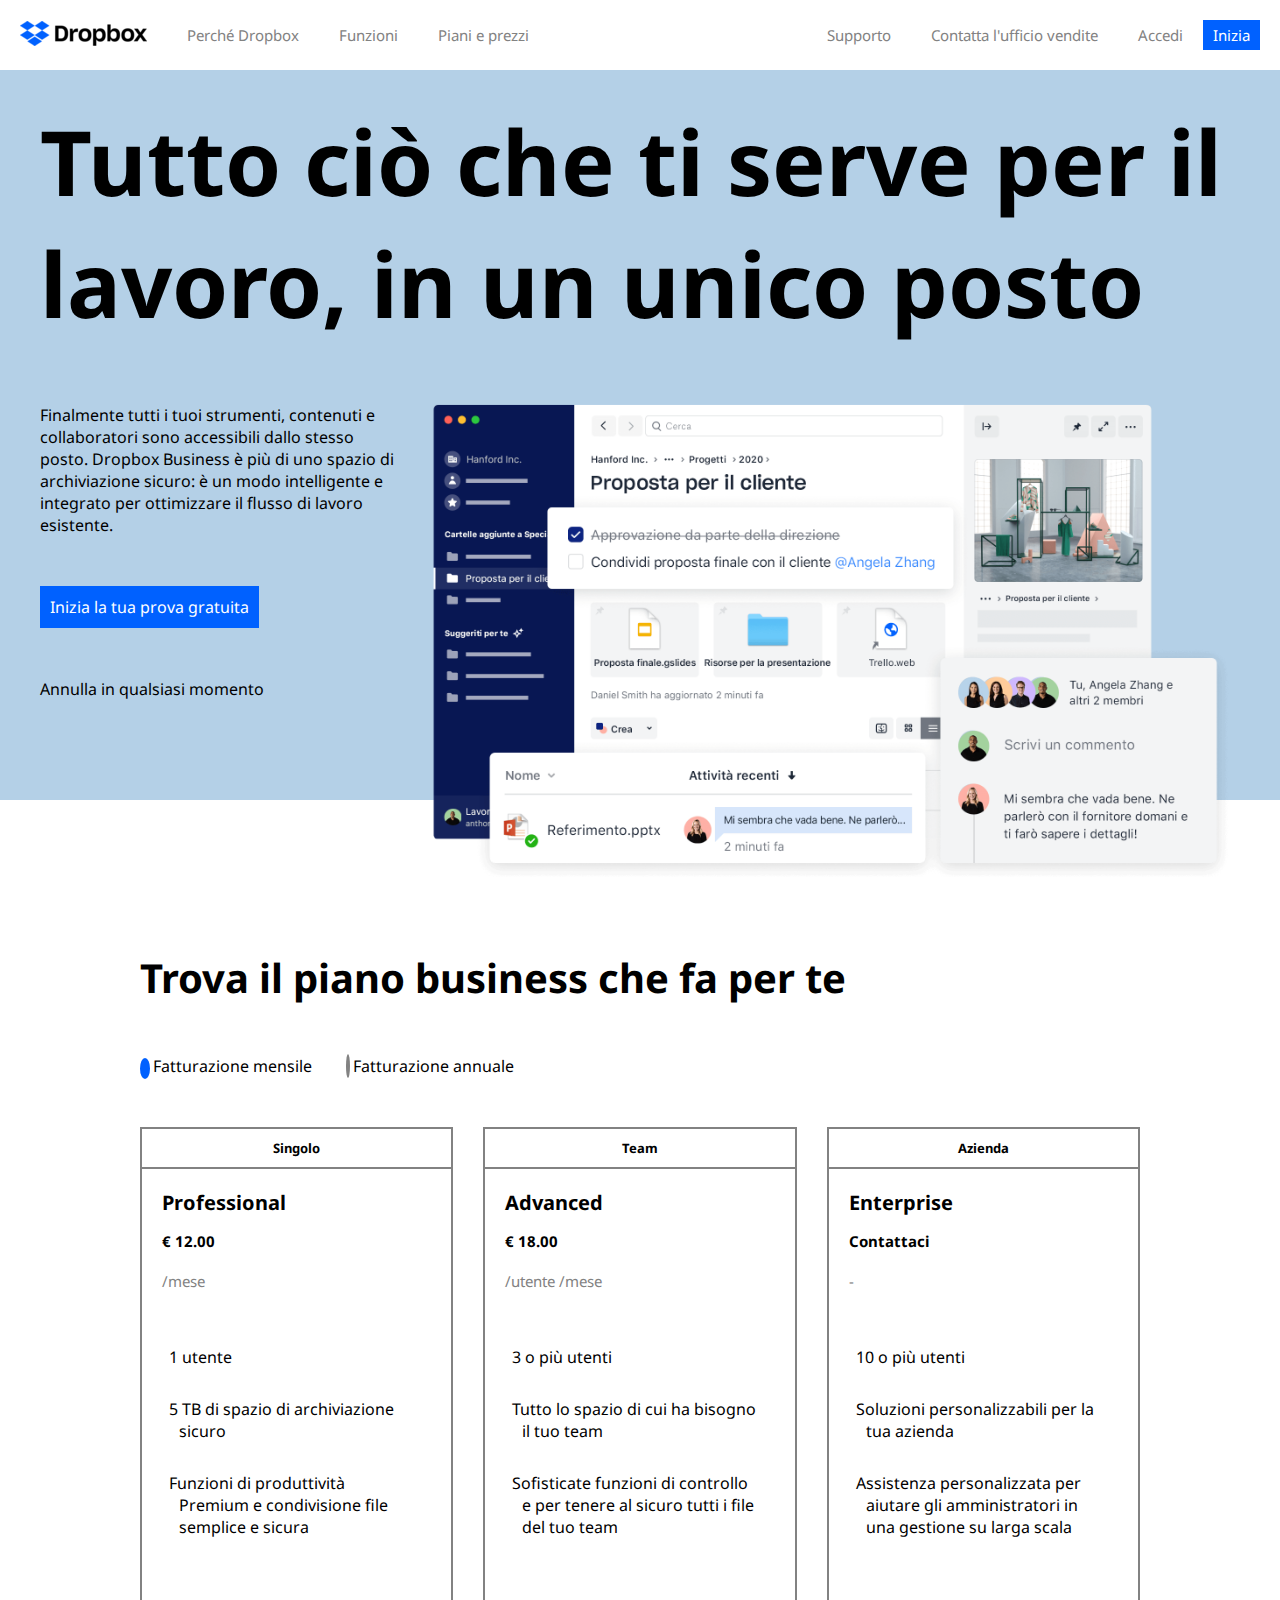
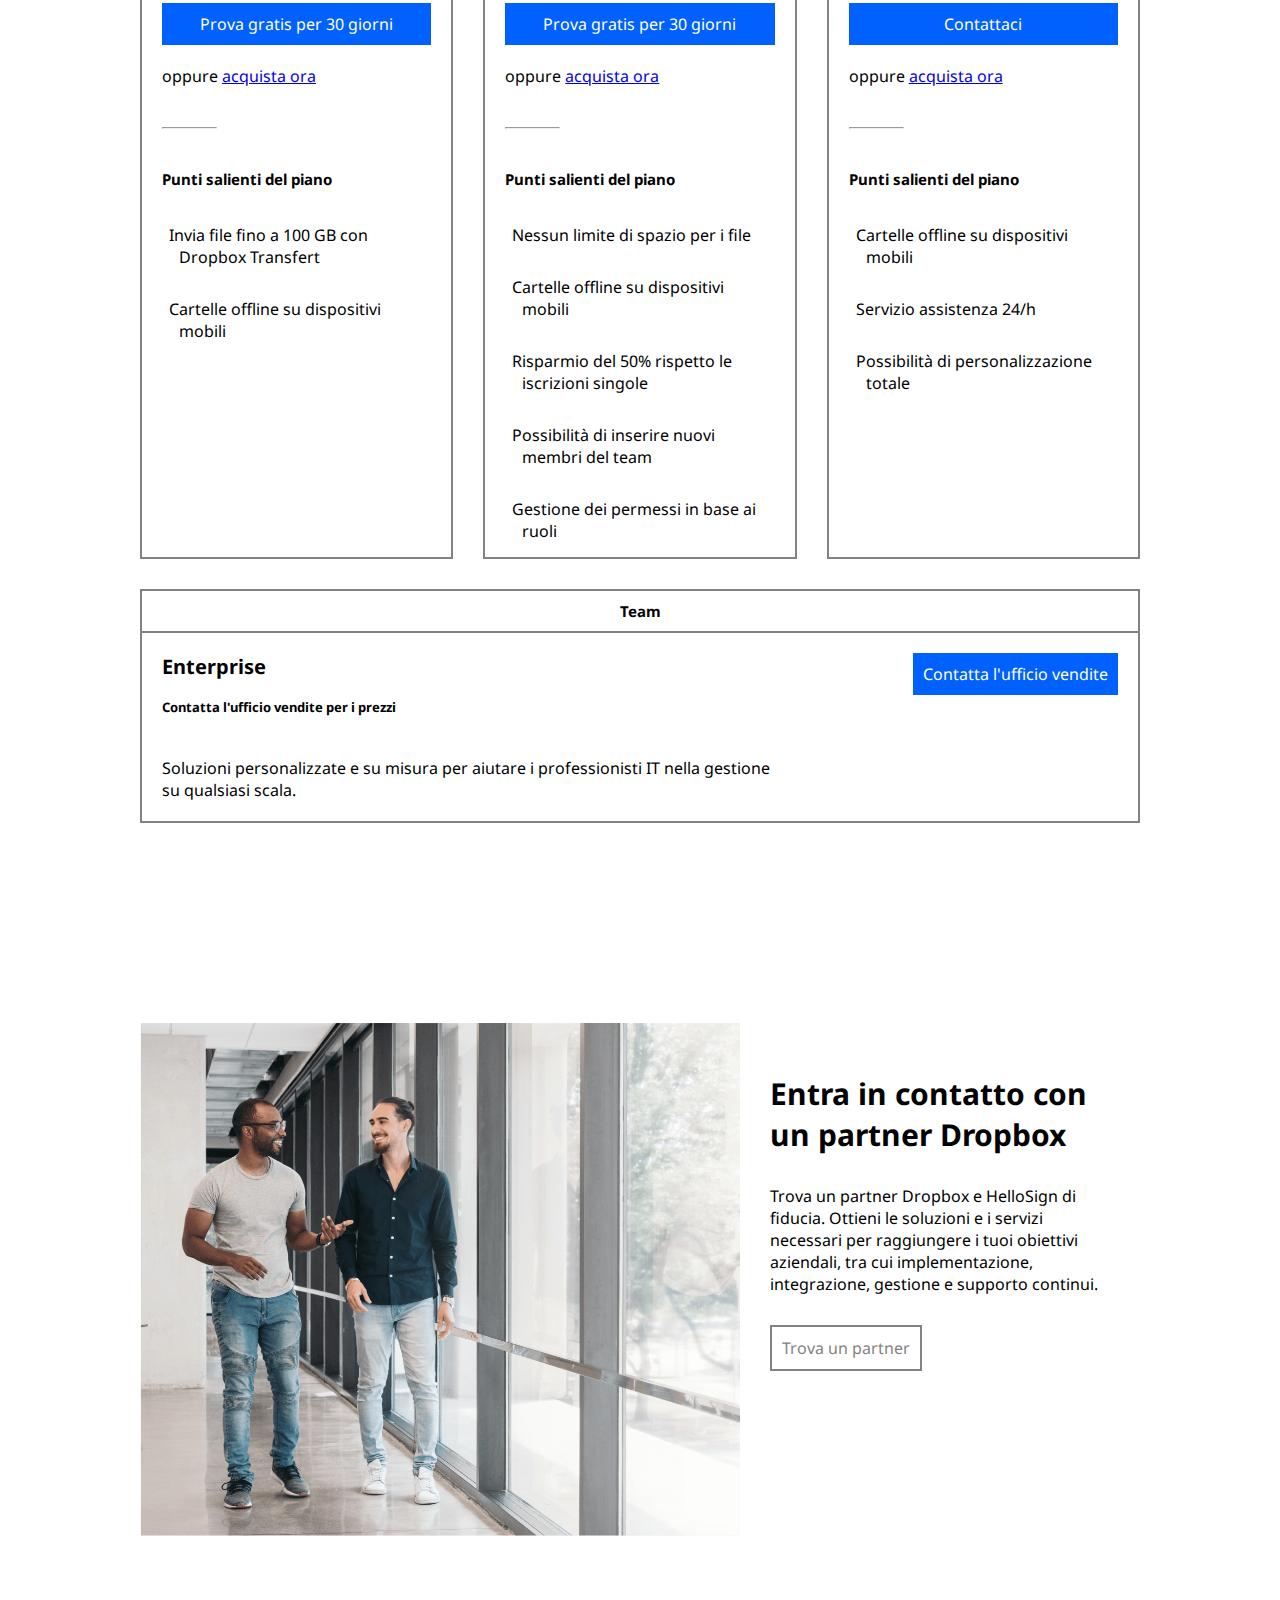
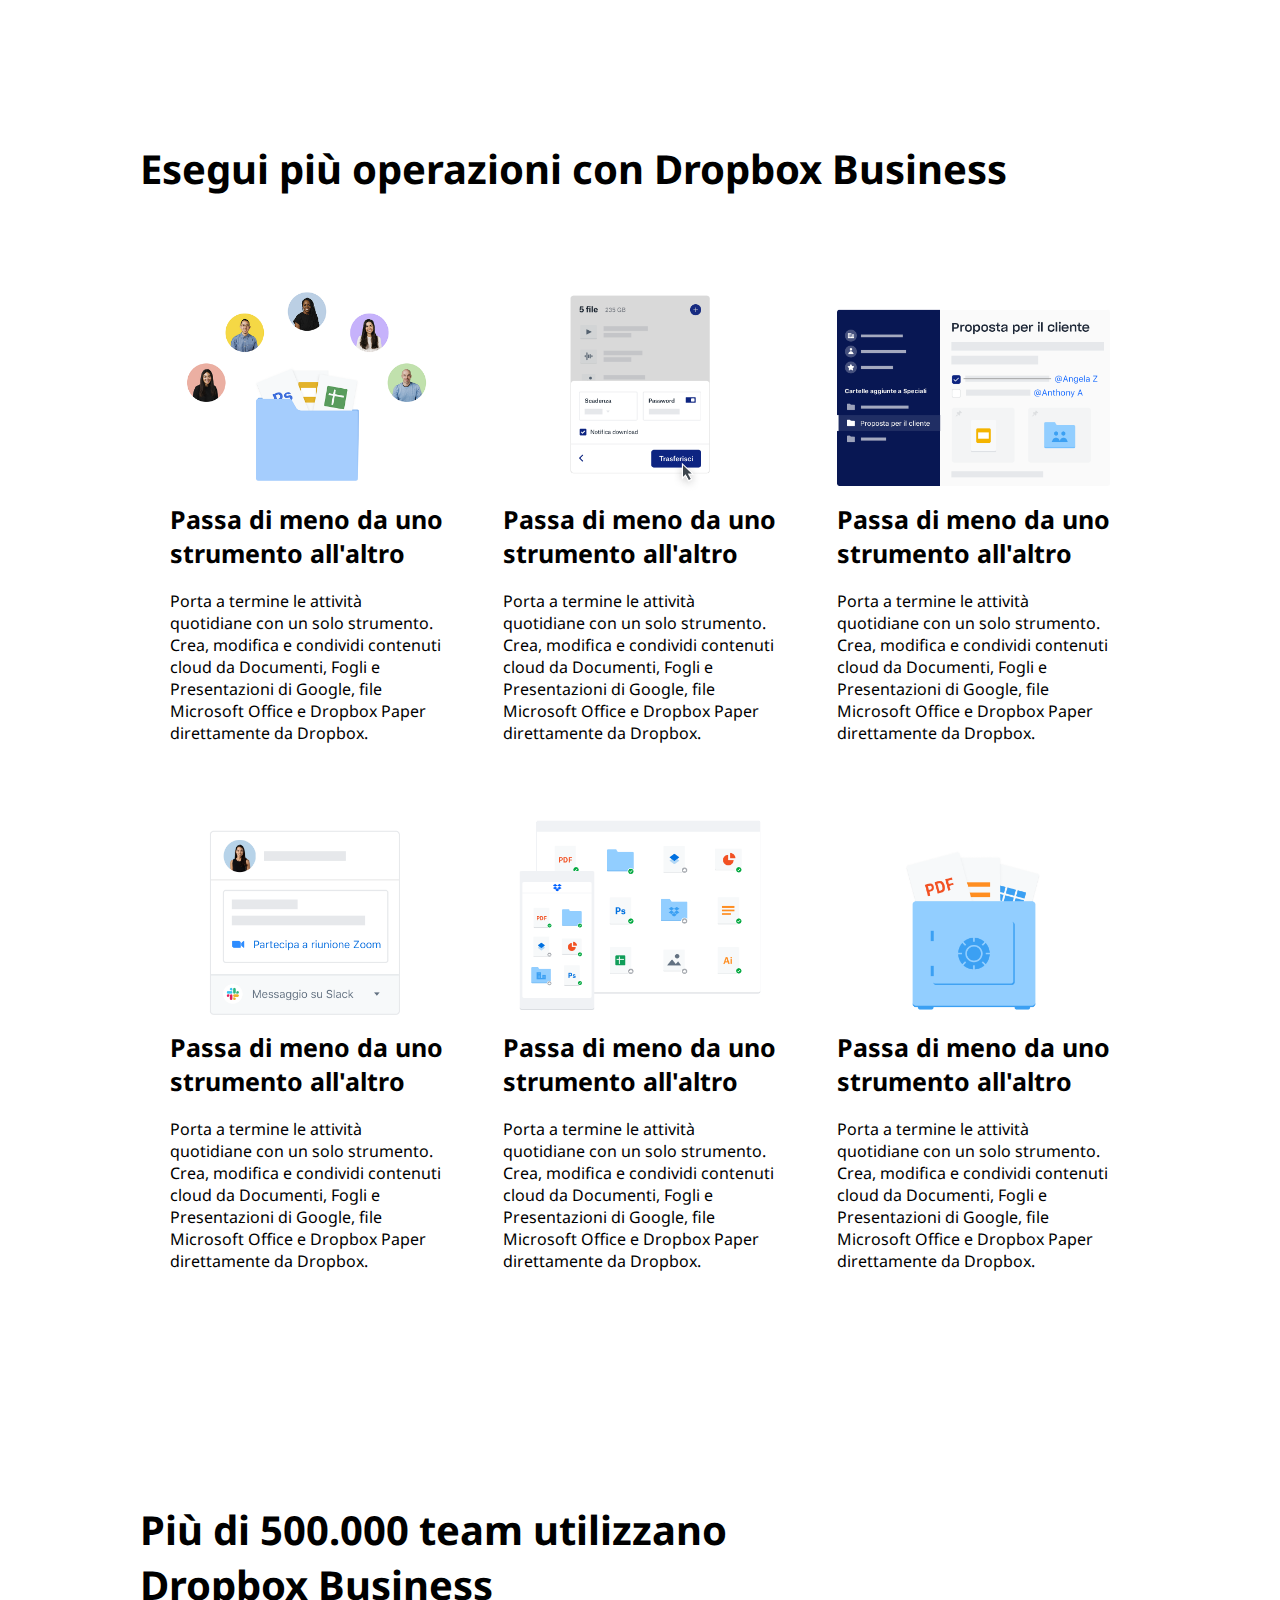
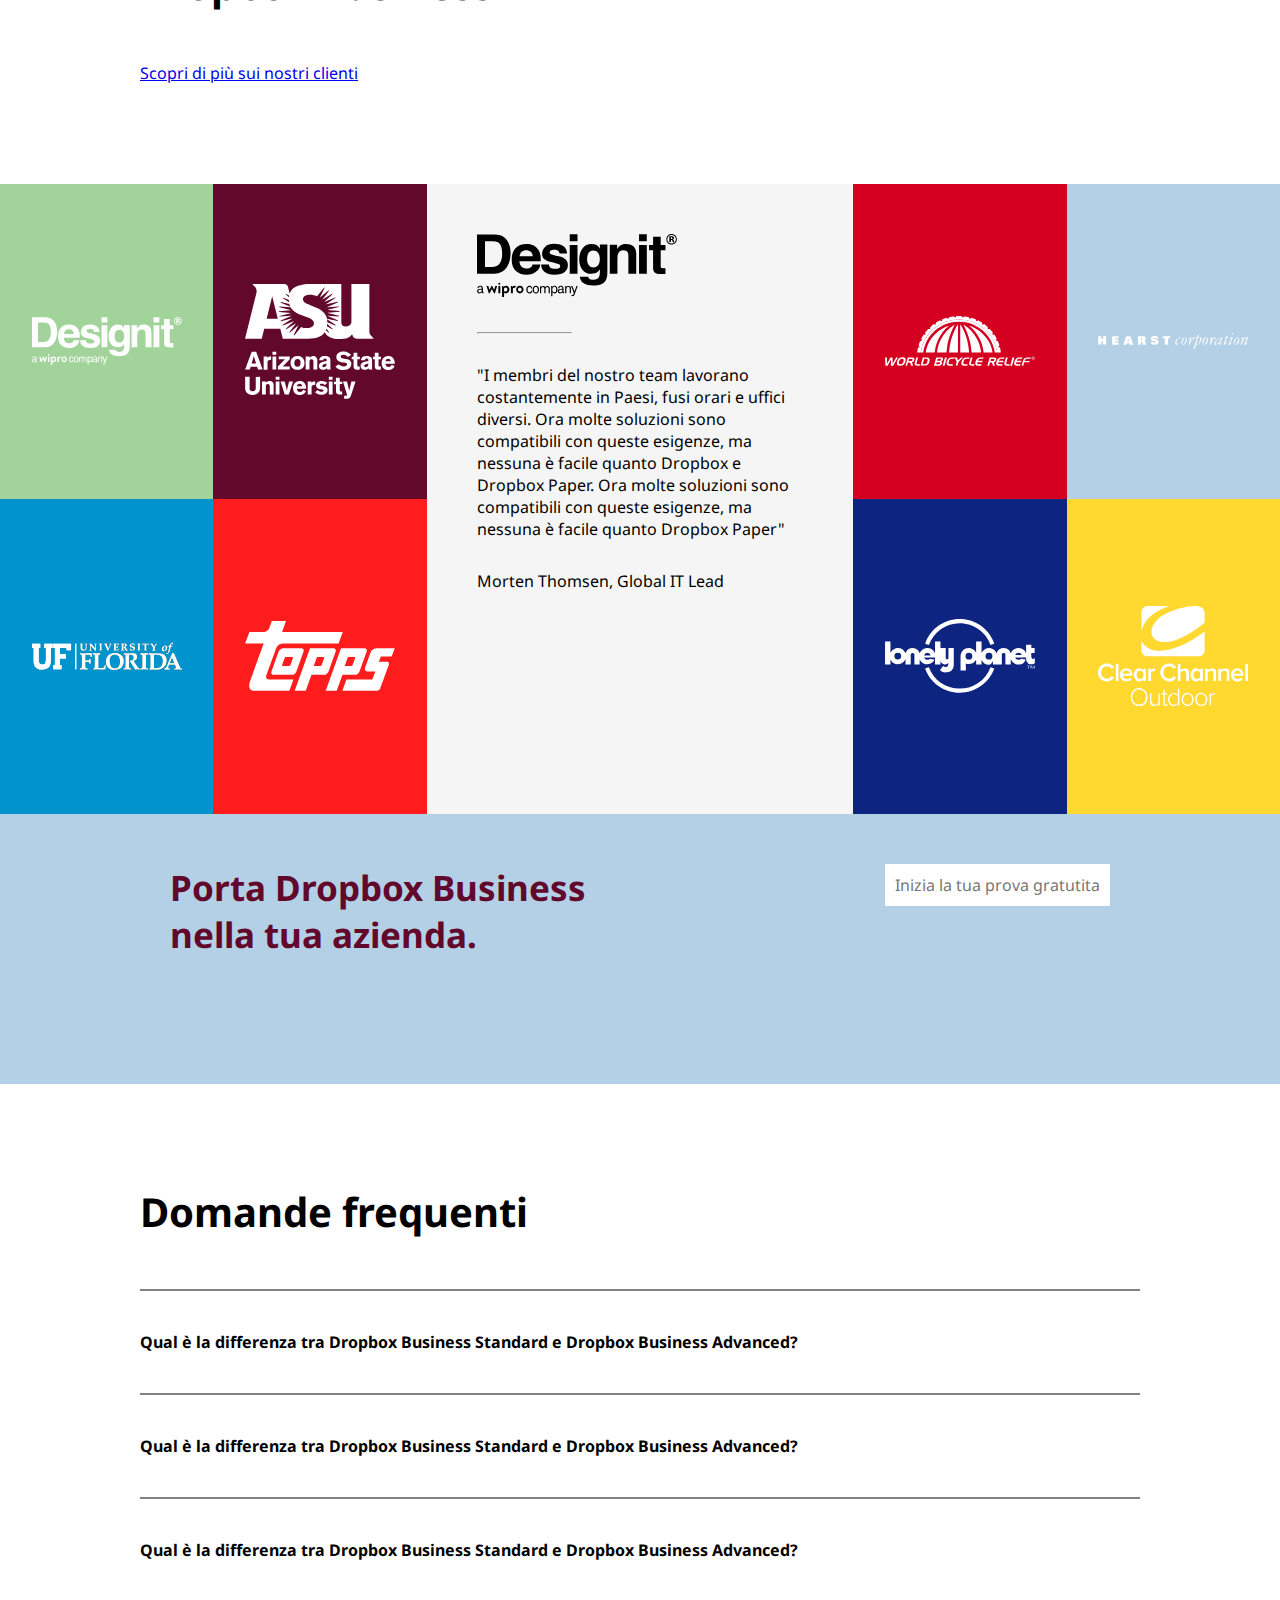
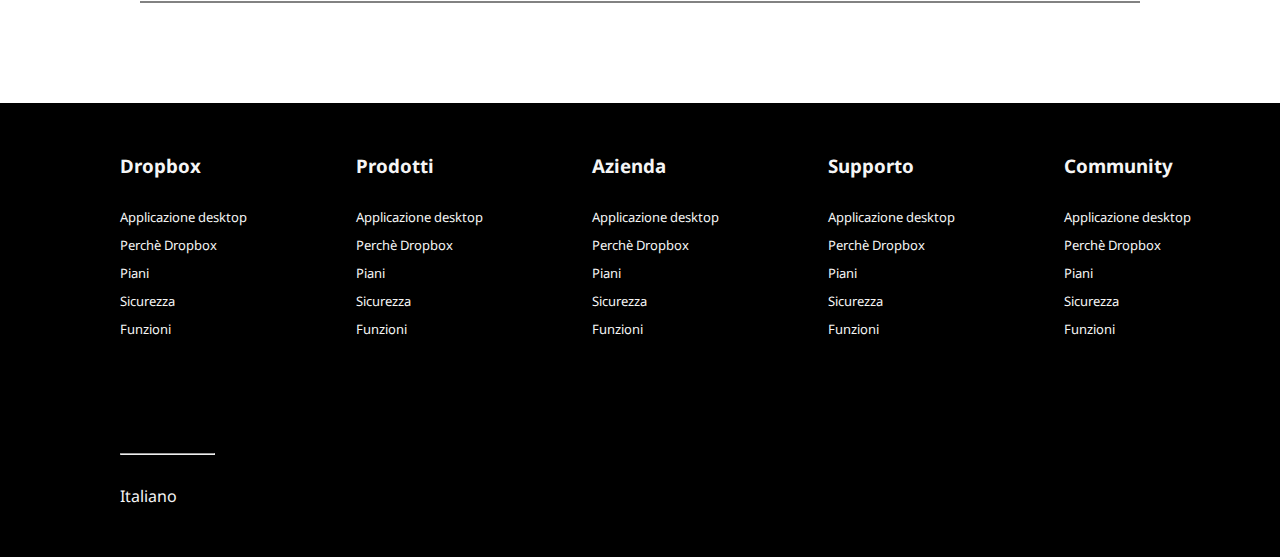
<file: index.html>
<!DOCTYPE html>
<html lang="it">
<head>
    <meta charset="UTF-8">
    <meta http-equiv="X-UA-Compatible" content="IE=edge">
    <meta name="viewport" content="width=device-width, initial-scale=1.0">
    <link rel="preconnect" href="https://fonts.googleapis.com">
    <link rel="preconnect" href="https://fonts.gstatic.com" crossorigin>
    <link href="https://fonts.googleapis.com/css2?family=Noto+Sans:wght@300;500&display=swap" rel="stylesheet">
    <link rel="stylesheet" href="https://cdnjs.cloudflare.com/ajax/libs/font-awesome/6.2.1/css/all.min.css" integrity="sha512-MV7K8+y+gLIBoVD59lQIYicR65iaqukzvf/nwasF0nqhPay5w/9lJmVM2hMDcnK1OnMGCdVK+iQrJ7lzPJQd1w==" crossorigin="anonymous" referrerpolicy="no-referrer" />
    <link rel="stylesheet" href="css/style.css">
    <title>Dropbox</title>
</head>

    <body>

        <!-- INIZIO HEADER -->
        <header>

            <!-- INIZIO PRIMA SEZIONE HEADER -->
            <section class="header-first-section">

                <div class="first-container-header">

                    <a href="index.html">

                        <img src="img/logo-small.png" alt="logo">

                    </a>

                    <nav>

                        <ul>

                            <li>

                                <a href="#">Perché Dropbox</a>

                            </li>

                            <li>

                                <a href="#">Funzioni</a>

                            </li>

                            <li>

                                <a href="#">Piani e prezzi</a>

                            </li>

                        </ul>

                    </nav>

                </div>

                <div class="second-container-header">

                    <nav>

                        <ul>

                            <li>

                                <a href="#">Supporto</a>

                            </li>

                            <li>

                                <a href="#">Contatta l'ufficio vendite</a>

                            </li>

                            <li>

                                <a href="#">Accedi</a>

                            </li>

                        </ul>

                    </nav>

                    <div class="header-button">

                        <a href="#">Inizia</a>
                        
                    </div>

                </div>

            </section>
            <!-- FINE PRIMA SEZIONE HEADER -->

            <!-- INIZIO SECONDA SEZIONE HEADER -->
            <section class="header-second-section">

                <h1>Tutto ciò che ti serve per il lavoro, in un unico posto</h1>

                <div class="container-header-second-section">

                    <div class="text-header-second-section">

                        <p>Finalmente tutti i tuoi strumenti, contenuti e collaboratori sono accessibili dallo stesso posto. Dropbox Business è più di uno spazio di archiviazione sicuro: è un modo intelligente e integrato per ottimizzare il flusso di lavoro esistente.</p>

                        <a href="#">Inizia la tua prova gratuita</a>

                        <p>Annulla in qualsiasi momento</p>

                        <div class="arrow-down">

                            <i class="fa-solid fa-arrow-down"></i>

                        </div>

                    </div>

                    <div class="content-header-second-section">

                        <img src="img/jumbo.png" alt="">

                    </div>

                </div>
                
            </section>
            <!-- FINE SECONDA SEZIONE HEADER -->

        </header>
        <!-- FINE HEADER -->

        <!-- INIZIO MAIN -->
        <main>

            <!-- INIZIO PRIMA SEZIONE MAIN -->
            <section class="main-container">

                <h2 id="h2-margin-top">Trova il piano business che fa per te</h2>

                <span class="span-circle"><i class="fa-solid fa-circle circle-blue"></i>Fatturazione mensile</span>
                <span class="span-circle"><i class="fa-solid fa-circle circle"></i>Fatturazione annuale</span>

                <div class="first-container-main">

                    <div class="content-container-main">

                        <h3><i class="fa-solid fa-user"></i> Singolo</h3>

                        <div class="content-info">

                            <h5>Professional</h5>

                            <span class="price">€ 12.00</span>
                            <span class="period">/mese</span>

                            <div class="features">

                                <ul>

                                    <li>
                                        <i class="fa-solid fa-user"></i> 1 utente 
                                    </li>

                                    <li>
                                        <i class="fa-solid fa-folder"></i> 5 TB di spazio di archiviazione sicuro
                                    </li>

                                    <li>
                                        <i class="fa-solid fa-share-nodes"></i> Funzioni di produttività Premium e condivisione file semplice e sicura
                                    </li>

                                </ul>
                              
                            </div>

                            <a class="main-button" href="#">Prova gratis per 30 giorni</a>

                            <span>oppure <a href="#">acquista ora</a></span>

                            <hr>

                            <h6>Punti salienti del piano</h6>

                            <ul>

                                <li>
                                    <i class="fa-sharp fa-solid fa-check blue"></i> Invia file fino a 100 GB con Dropbox Transfert
                                </li>

                                <li>
                                    <i class="fa-sharp fa-solid fa-check blue"></i> Cartelle offline su dispositivi mobili
                                </li>

                            </ul>
                            
                        </div>

                    </div>

                    <div class="content-container-main">

                        <h3><i class="fa-solid fa-users"></i> Team</h3>

                        <div class="content-info">

                            <h5>Advanced</h5>

                            <span class="price">€ 18.00</span>
                            <span class="period">/utente /mese</span>

                            <div class="features">

                                <ul>

                                    <li>
                                        <i class="fa-solid fa-users"></i> 3 o più utenti 
                                    </li>

                                    <li>
                                        <i class="fa-solid fa-folder"></i> Tutto lo spazio di cui ha bisogno il tuo team
                                    </li>

                                    <li>
                                        <i class="fa-solid fa-share-nodes"></i> Sofisticate funzioni di controllo e per tenere al sicuro tutti i file del tuo team
                                    </li>

                                </ul>
                                
                            </div>

                            <a class="main-button" href="#">Prova gratis per 30 giorni</a>

                            <span>oppure <a href="#">acquista ora</a></span>

                            <hr>

                            <h6>Punti salienti del piano</h6>

                            <ul>

                                <li>
                                    <i class="fa-sharp fa-solid fa-check blue"></i> Nessun limite di spazio per i file
                                </li>

                                <li>
                                    <i class="fa-sharp fa-solid fa-check blue"></i> Cartelle offline su dispositivi mobili
                                </li>

                                <li>
                                    <i class="fa-sharp fa-solid fa-check blue"></i> Risparmio del 50% rispetto le iscrizioni singole
                                </li>

                                <li>
                                    <i class="fa-sharp fa-solid fa-check blue"></i> Possibilità di inserire nuovi membri del team
                                </li>

                                <li>
                                    <i class="fa-sharp fa-solid fa-check blue"></i> Gestione dei permessi in base ai ruoli
                                </li>

                            </ul>
                            
                        </div>

                    </div>

                    <div class="content-container-main">

                        <h3><i class="fa-sharp fa-solid fa-building"></i> Azienda</h3>

                        <div class="content-info">

                            <h5>Enterprise</h5>

                            <span class="price">Contattaci</span>
                            <span class="period">-</span>

                            <div class="features">

                                <ul>

                                    <li>
                                        <i class="fa-solid fa-user"></i> 10 o più utenti
                                    </li>

                                    <li>
                                        <i class="fa-solid fa-folder"></i> Soluzioni personalizzabili per la tua azienda
                                    </li>

                                    <li>
                                        <i class="fa-solid fa-share-nodes"></i> Assistenza personalizzata per aiutare gli amministratori in una gestione su larga scala
                                    </li>

                                </ul>
                                
                            </div>

                            <a class="main-button" href="#">Contattaci</a>

                            <span>oppure <a href="#">acquista ora</a></span>

                            <hr>

                            <h6>Punti salienti del piano</h6>

                            <ul>

                                <li>
                                    <i class="fa-sharp fa-solid fa-check blue"></i> Cartelle offline su dispositivi mobili
                                </li>

                                <li>
                                    <i class="fa-sharp fa-solid fa-check blue"></i> Servizio assistenza 24/h
                                </li>

                                <li>
                                    <i class="fa-sharp fa-solid fa-check blue"></i> Possibilità di personalizzazione totale
                                </li>

                            </ul>
                                                        
                        </div>

                    </div>
                
                </div>

                <div class="text-container-main">

                    <h3><i class="fa-sharp fa-solid fa-building"></i> Team</h3>

                    <div class="content-container-main-team">

                        <div class="info-team">

                            <h5>Enterprise</h5>

                            <span>Contatta l'ufficio vendite per i prezzi</span>

                            <p>Soluzioni personalizzate e su misura per aiutare i professionisti IT nella gestione su qualsiasi scala.</p>

                        </div>

                        <div class="button-team">

                            <a href="#">Contatta l'ufficio vendite</a>

                        </div>

                    </div>

                </div>

            </section>
            <!-- FINE PRIMA SEZIONE MAIN -->

            <!-- INIZIO SECONDA SEZIONE MAIN -->
            <section class="main-container">

                <div class="second-container-main">

                    <div class="content-container-main-first">

                        <img src="img/partner.png" alt="">

                    </div>

                    <div class="content-container-main-second">

                        <h3>Entra in contatto con un partner Dropbox</h3>

                        <p>Trova un partner Dropbox e HelloSign di fiducia. Ottieni le soluzioni e i servizi necessari per raggiungere i tuoi obiettivi aziendali, tra cui implementazione, integrazione, gestione e supporto continui.</p>

                        <a href="#">Trova un partner</a>

                    </div>

                </div>
                
            </section>
            <!-- FINE SECONDA SEZIONE MAIN -->

            <!-- INIZIO TERZA SEZIONE MAIN -->
            <section class="main-container">

                <h2>Esegui più operazioni con Dropbox Business</h2>

                <div class="third-container-main">

                    <div class="content-container-main-third">

                        <img src="img/business-feature-switching-tools.png" alt="">

                        <h3>Passa di meno da uno strumento all'altro</h3>

                        <p>Porta a termine le attività quotidiane con un solo strumento. Crea, modifica e condividi contenuti cloud da Documenti, Fogli e Presentazioni di Google, file Microsoft Office e Dropbox Paper direttamente da Dropbox.</p>

                    </div>

                    <div class="content-container-main-third">

                        <img src="img/business-feature-send-files-it.png" alt="">

                        <h3>Passa di meno da uno strumento all'altro</h3>

                        <p>Porta a termine le attività quotidiane con un solo strumento. Crea, modifica e condividi contenuti cloud da Documenti, Fogli e Presentazioni di Google, file Microsoft Office e Dropbox Paper direttamente da Dropbox.</p>

                    </div>

                    <div class="content-container-main-third">

                        <img src="img/business-feature-coordinate-it.png" alt="">

                        <h3>Passa di meno da uno strumento all'altro</h3>

                        <p>Porta a termine le attività quotidiane con un solo strumento. Crea, modifica e condividi contenuti cloud da Documenti, Fogli e Presentazioni di Google, file Microsoft Office e Dropbox Paper direttamente da Dropbox.</p>

                    </div>

                    <div class="content-container-main-third">

                        <img src="img/business-feature-integrations-it.png" alt="">

                        <h3>Passa di meno da uno strumento all'altro</h3>

                        <p>Porta a termine le attività quotidiane con un solo strumento. Crea, modifica e condividi contenuti cloud da Documenti, Fogli e Presentazioni di Google, file Microsoft Office e Dropbox Paper direttamente da Dropbox.</p>

                    </div>

                    <div class="content-container-main-third">

                        <img src="img/business-feature-multi-device.png" alt="">

                        <h3>Passa di meno da uno strumento all'altro</h3>

                        <p>Porta a termine le attività quotidiane con un solo strumento. Crea, modifica e condividi contenuti cloud da Documenti, Fogli e Presentazioni di Google, file Microsoft Office e Dropbox Paper direttamente da Dropbox.</p>

                    </div>

                    <div class="content-container-main-third">

                        <img src="img/business-feature-security.png" alt="">

                        <h3>Passa di meno da uno strumento all'altro</h3>

                        <p>Porta a termine le attività quotidiane con un solo strumento. Crea, modifica e condividi contenuti cloud da Documenti, Fogli e Presentazioni di Google, file Microsoft Office e Dropbox Paper direttamente da Dropbox.</p>

                    </div>

                </div>

            </section>
            <!-- FINE TERZA SEZIONE MAIN -->

            <!-- INIZIO QUARTA SEZIONE MAIN -->
            <section class="main-container">

                <div class="text-container-main-fourth">

                    <h2>Più di 500.000 team utilizzano Dropbox Business</h2>

                    <a href="#">Scopri di più sui nostri clienti</a>

                </div>
                
            </section>
            <!-- FINE QUARTA SEZIONE MAIN -->

            <!-- INIZIO QUINTA SEZIONE MAIN -->
            <section class="fifth-section-main">

                <div class="main-container-fifth-section">

                    <div class="container-fifth-section-main">

                        <div class="content-fifth-section green">

                            <img src="img/designit.svg" alt="">

                        </div>

                        <div class="content-fifth-section wood">

                            <img src="img/arizona_state_university.svg" alt="">
                            
                        </div>

                        <div class="content-fifth-section pacific">

                            <img src="img/university_of_florida.svg" alt="">

                        </div>

                        <div class="content-fifth-section red">

                            <img src="img/topps.svg" alt="">

                        </div>

                    </div>

                    <div id="no-flex" class="content-fifth-section wild-sand">

                        <img src="img/designit.svg" alt="">

                        <hr>

                        <p>"I membri del nostro team lavorano costantemente in Paesi, fusi orari e uffici diversi. Ora molte soluzioni sono compatibili con queste esigenze, ma nessuna è facile quanto Dropbox e Dropbox Paper. Ora molte soluzioni sono compatibili con queste esigenze, ma nessuna è facile quanto Dropbox Paper"</p>

                        <span>Morten Thomsen, Global IT Lead</span>

                    </div>

                    <div class="container-fifth-section-main">

                        <div class="content-fifth-section monza">

                            <img src="img/world_bicycle_relief.svg" alt="">

                        </div>

                        <div class="content-fifth-section spindle">

                            <img src="img/hearst_corp.svg" alt="">

                        </div>

                        <div class="content-fifth-section catalina-blue">

                            <img src="img/lonely_planet.svg" alt="">

                        </div>

                        <div class="content-fifth-section sunglow">

                            <img src="img/clear_channel.svg" alt="">

                        </div>

                    </div>

                </div>

                <div class="main-container-last-fifth-section-main">

                    <div class="last-container-fifth-section-main">

                        <div class="text-fifth-section">

                            <h2>Porta Dropbox Business nella tua azienda.</h2>

                        </div>

                        <div class="button-fifth-section">

                            <a href="#">Inizia la tua prova gratutita</a>

                        </div>

                    </div>

                </div>

            </section>
            <!-- FINE QUINTA SEZIONE MAIN -->

            <!-- INIZIO SESTA SEZIONE MAIN -->
            <section class="main-container">

                <h2>Domande frequenti</h2>

                <div class="text-container-main-sixth-section">

                    <p>Qual è la differenza tra Dropbox Business Standard e Dropbox Business Advanced?</p>

                    <i class="fa-sharp fa-solid fa-chevron-down"></i>

                </div>

                <div id="no-border" class="text-container-main-sixth-section">

                    <p>Qual è la differenza tra Dropbox Business Standard e Dropbox Business Advanced?</p>

                    <i class="fa-sharp fa-solid fa-chevron-down"></i>

                </div>

                <div class="text-container-main-sixth-section">

                    <p>Qual è la differenza tra Dropbox Business Standard e Dropbox Business Advanced?</p>

                    <i class="fa-sharp fa-solid fa-chevron-down"></i>

                </div>
                
            </section>
            <!-- FINE SESTA SEZIONE MAIN -->

        </main>
        <!-- FINE MAIN -->

        <!-- INIZIO FOOTER -->
        <footer>

            <div class="footer-container">

                <div class="main-container-footer">

                    <div class="content-footer">

                        <h3>Dropbox</h3>

                        <a href="#">Applicazione desktop</a>
                        <a href="#">Perchè Dropbox</a>
                        <a href="#">Piani</a>
                        <a href="#">Sicurezza</a>
                        <a href="#">Funzioni</a>

                    </div>

                    <div class="content-footer">

                        <h3>Prodotti</h3>

                        <a href="#">Applicazione desktop</a>
                        <a href="#">Perchè Dropbox</a>
                        <a href="#">Piani</a>
                        <a href="#">Sicurezza</a>
                        <a href="#">Funzioni</a>

                    </div>

                    <div class="content-footer">

                        <h3>Azienda</h3>

                        <a href="#">Applicazione desktop</a>
                        <a href="#">Perchè Dropbox</a>
                        <a href="#">Piani</a>
                        <a href="#">Sicurezza</a>
                        <a href="#">Funzioni</a>

                    </div>

                    <div class="content-footer">

                        <h3>Supporto</h3>

                        <a href="#">Applicazione desktop</a>
                        <a href="#">Perchè Dropbox</a>
                        <a href="#">Piani</a>
                        <a href="#">Sicurezza</a>
                        <a href="#">Funzioni</a>

                    </div>

                    <div class="content-footer">

                        <h3>Community</h3>

                        <a href="#">Applicazione desktop</a>
                        <a href="#">Perchè Dropbox</a>
                        <a href="#">Piani</a>
                        <a href="#">Sicurezza</a>
                        <a href="#">Funzioni</a>

                    </div>

                </div>

                <hr>

                <div class="text-container-footer">

                    <i class="fa-solid fa-earth-americas"></i>

                    <span> Italiano </span>

                    <i class="fa-sharp fa-solid fa-angle-up"></i>

                </div>

            </div>

        </footer>
        <!-- FINE FOOTER -->
        
    </body>

</html>
</file>
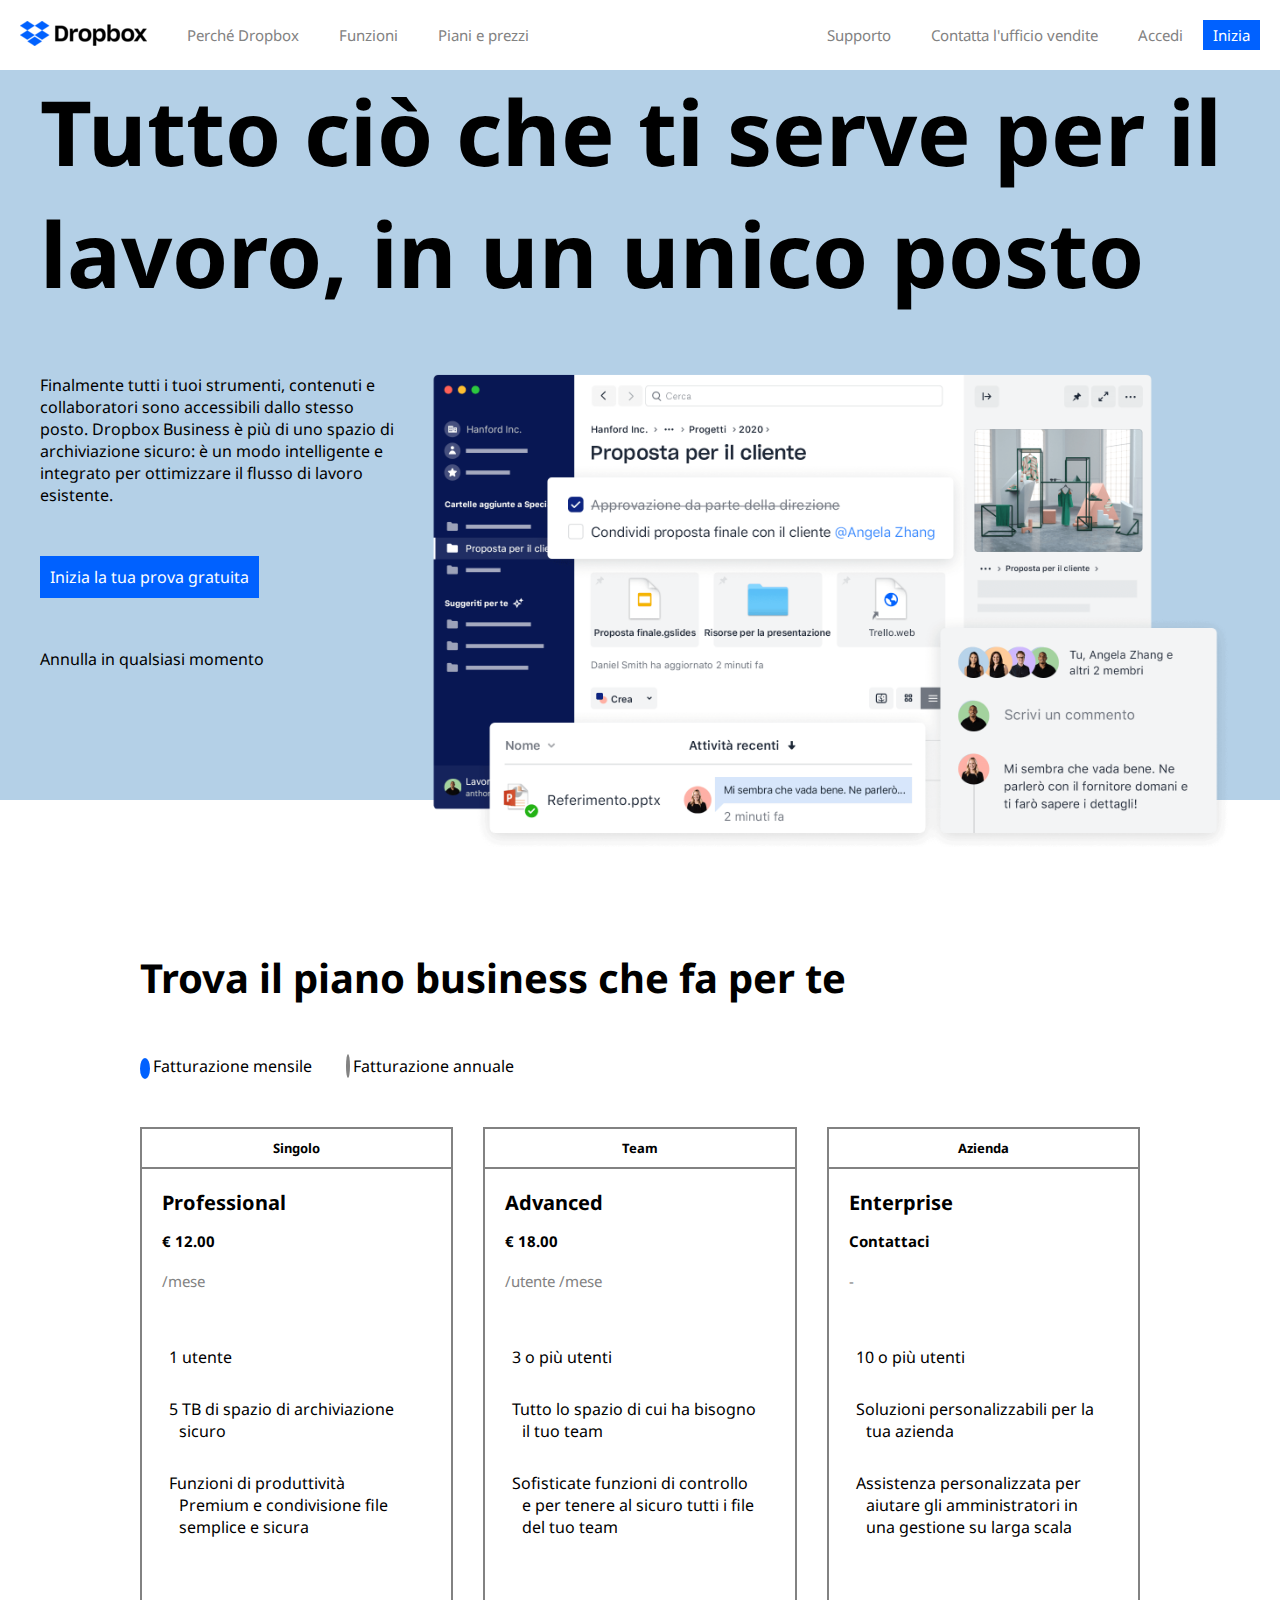
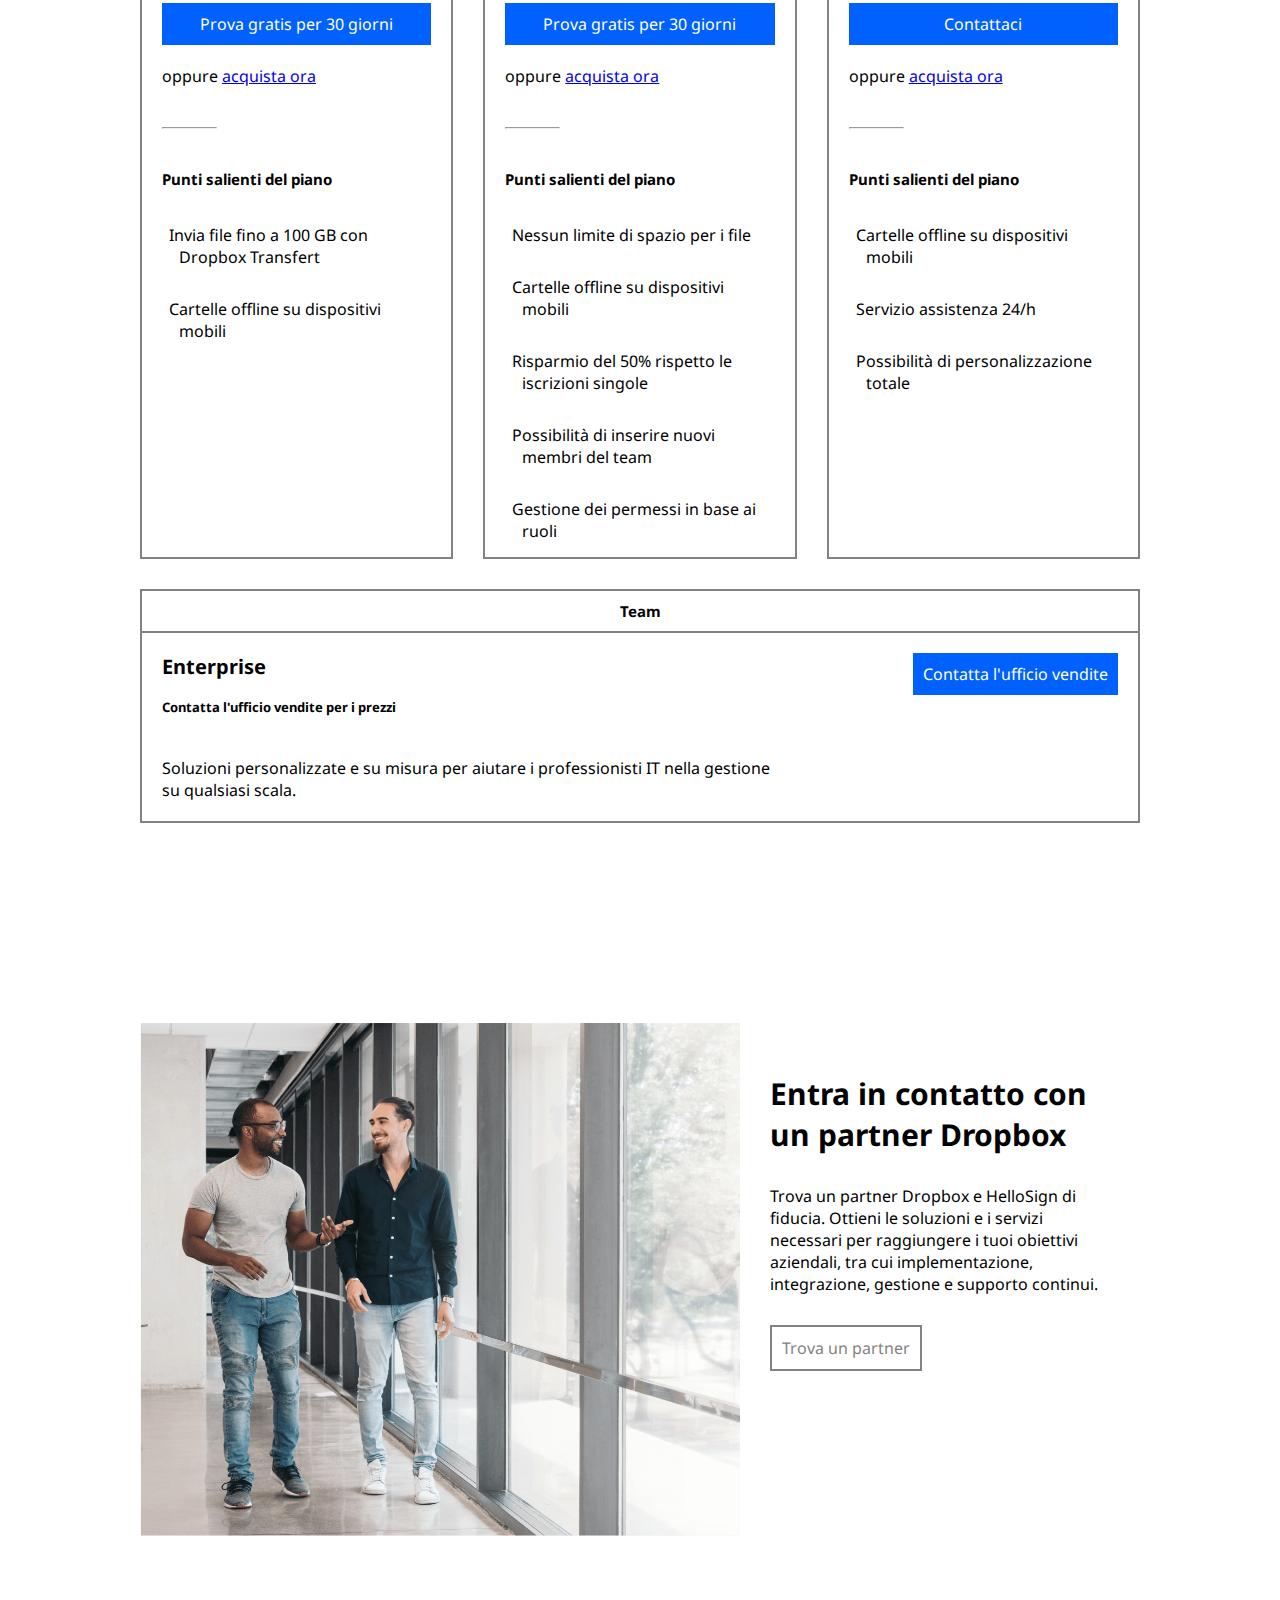
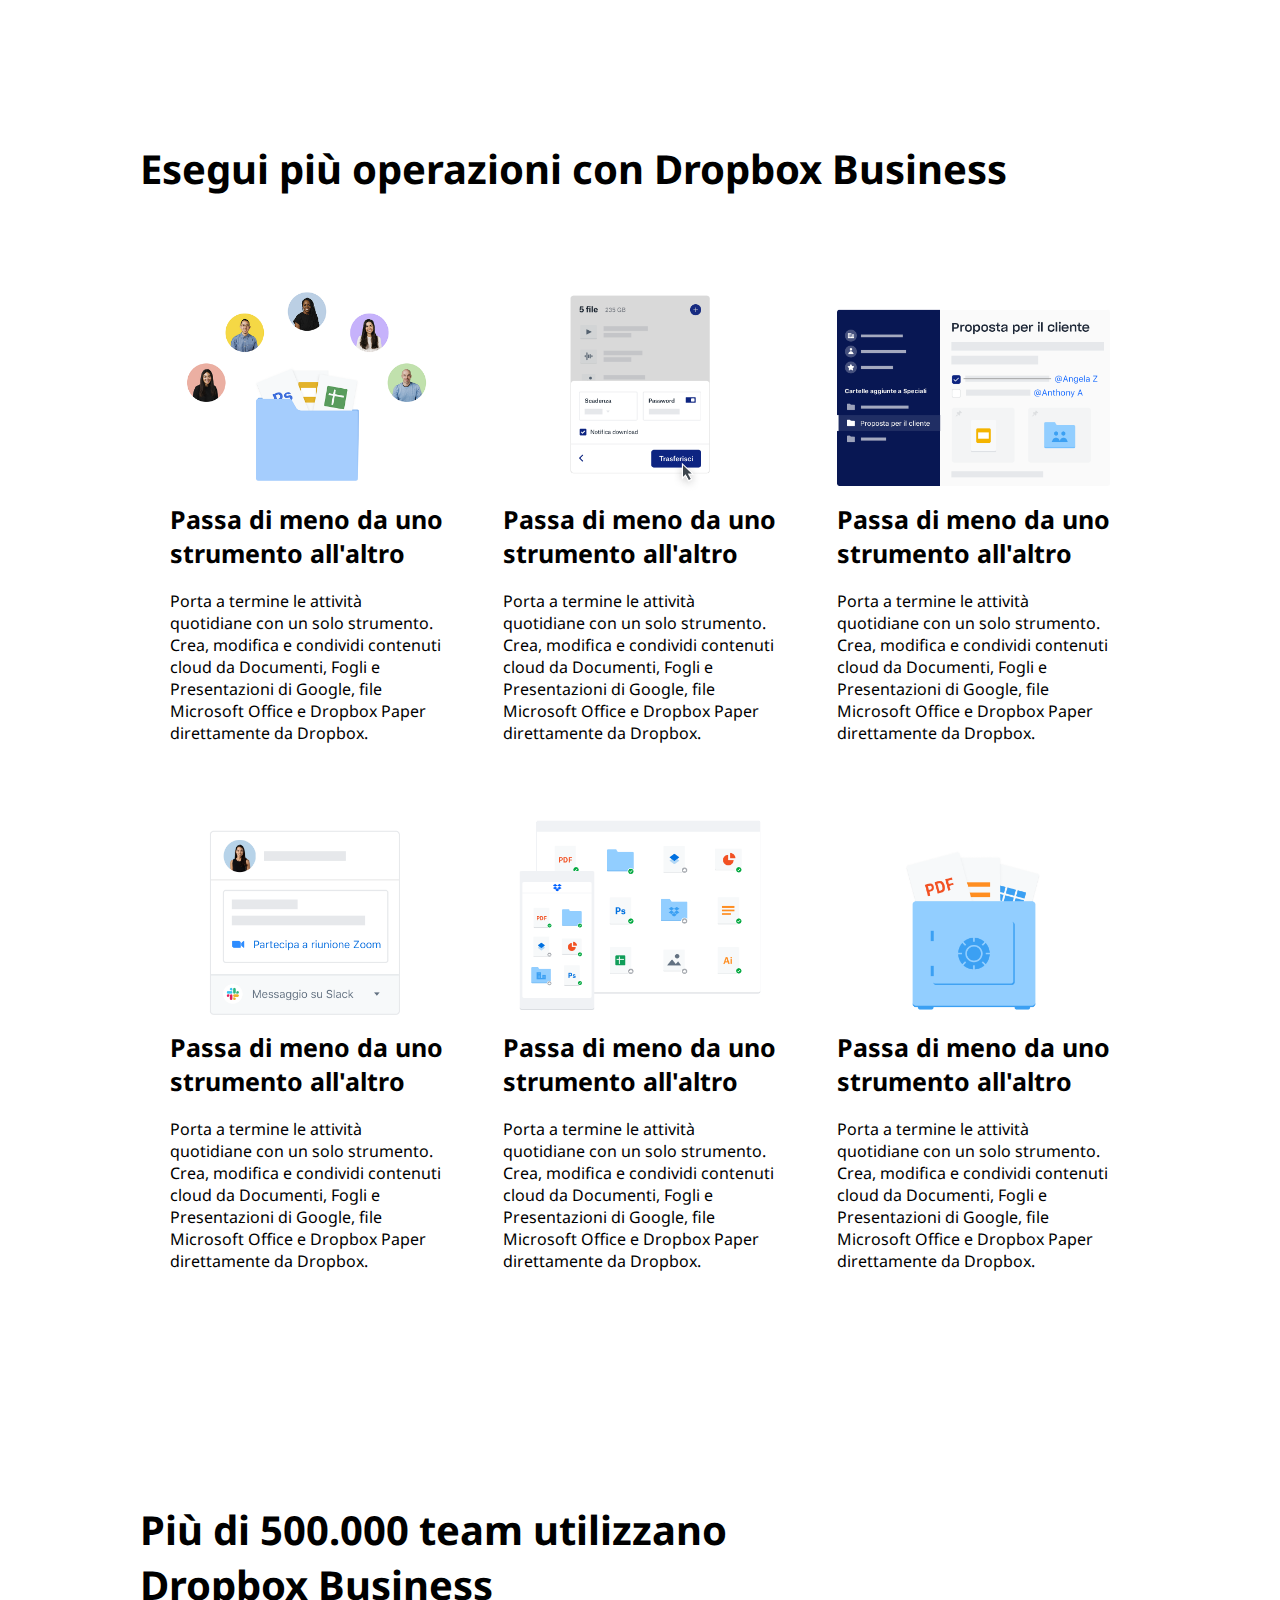
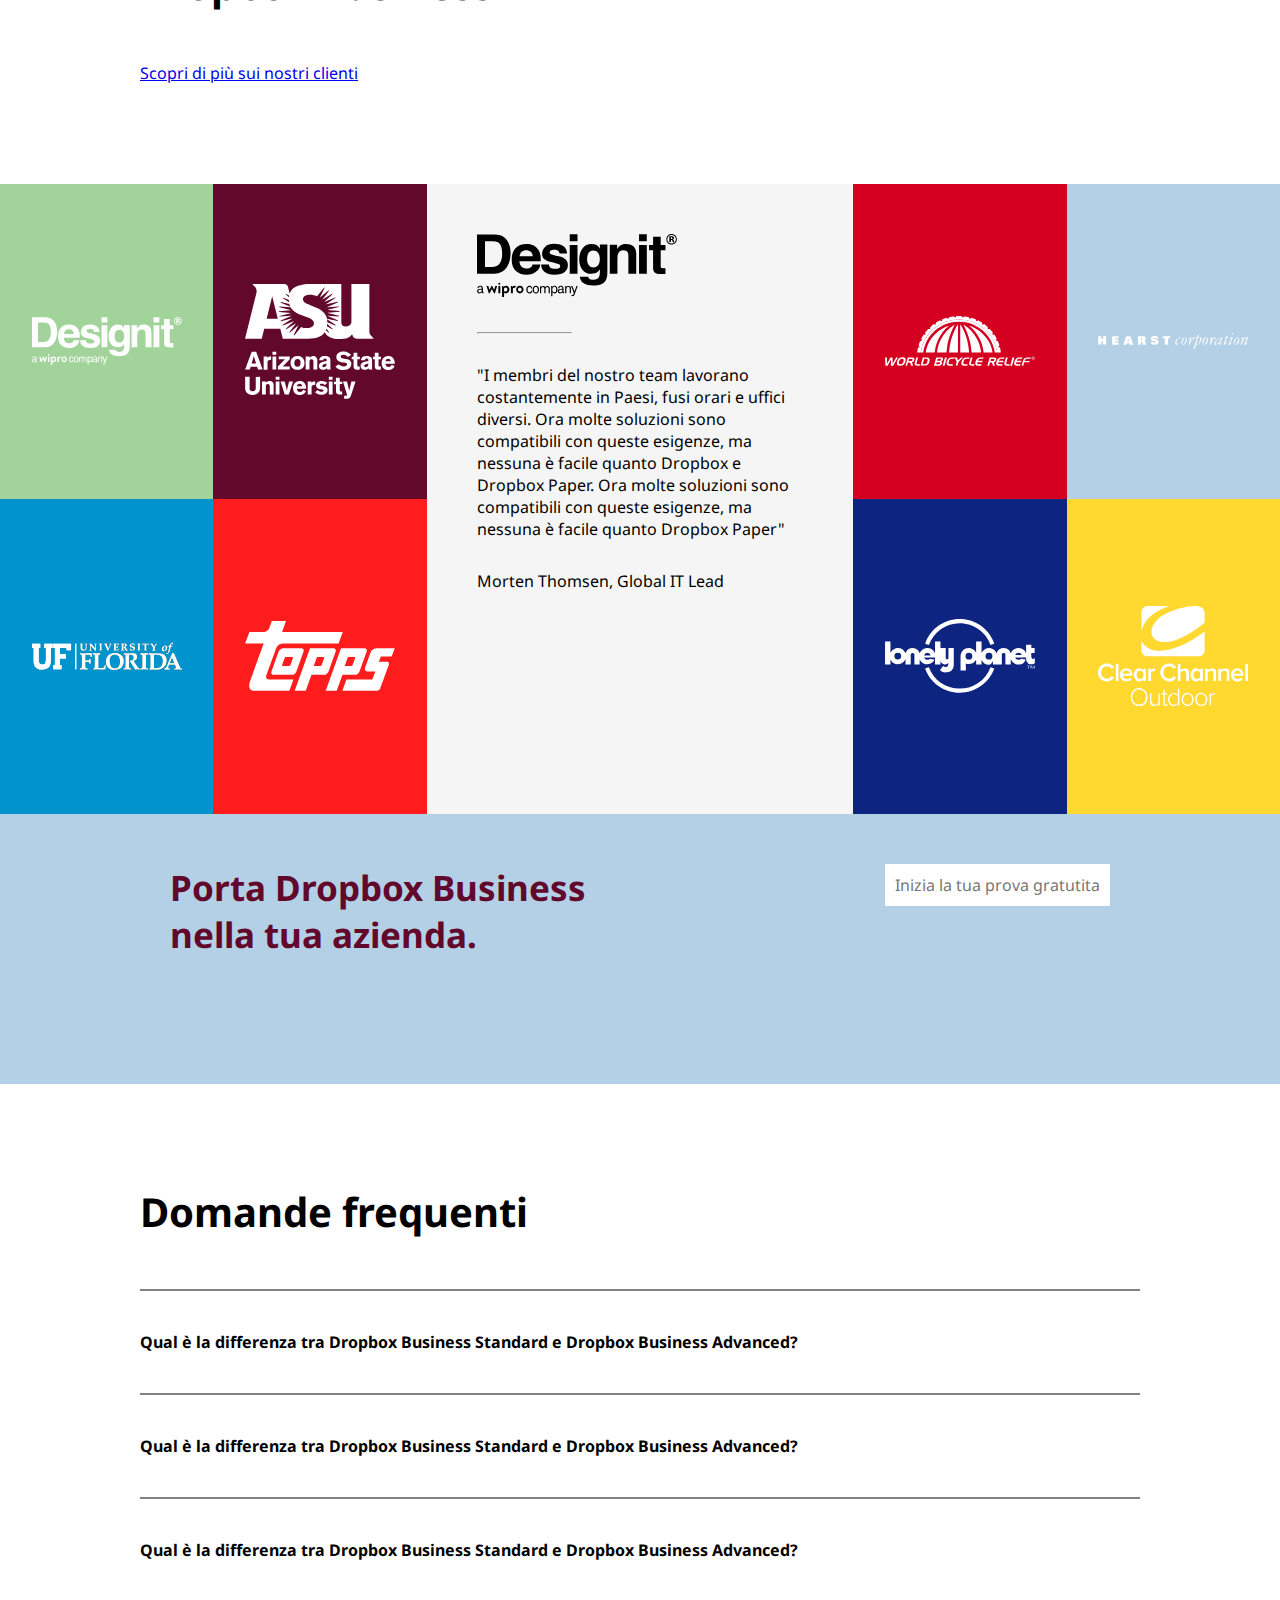
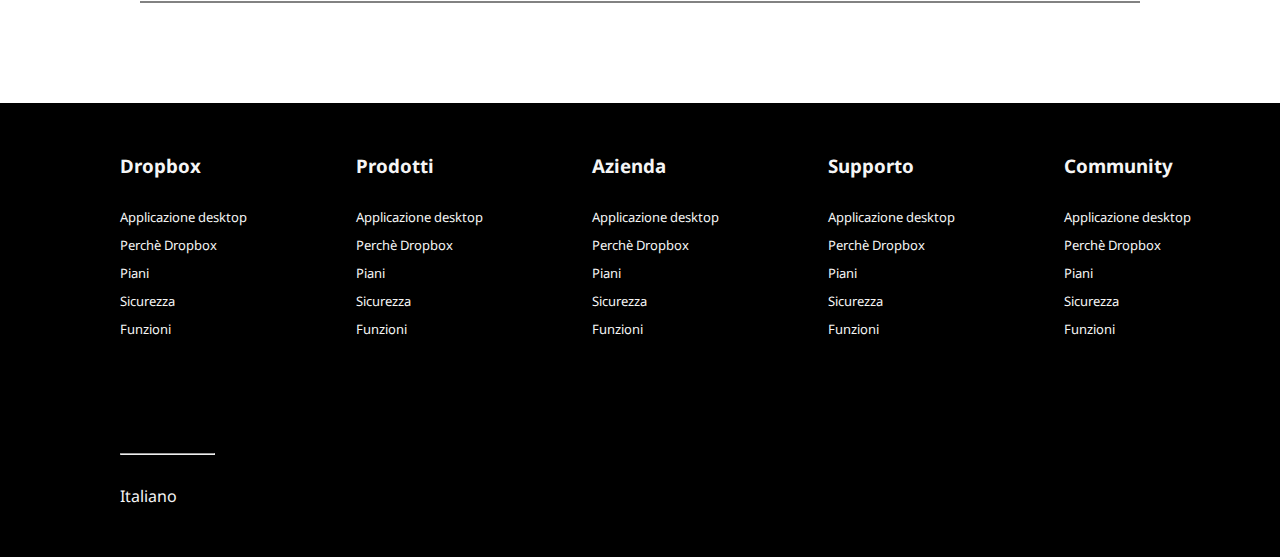
<file: bonus/bonus.html>
<!DOCTYPE html>
<html lang="it">
<head>
    <meta charset="UTF-8">
    <meta http-equiv="X-UA-Compatible" content="IE=edge">
    <meta name="viewport" content="width=device-width, initial-scale=1.0">
    <link rel="preconnect" href="https://fonts.googleapis.com">
    <link rel="preconnect" href="https://fonts.gstatic.com" crossorigin>
    <link href="https://fonts.googleapis.com/css2?family=Noto+Sans:wght@300;500&display=swap" rel="stylesheet">
    <link rel="stylesheet" href="https://cdnjs.cloudflare.com/ajax/libs/font-awesome/6.2.1/css/all.min.css" integrity="sha512-MV7K8+y+gLIBoVD59lQIYicR65iaqukzvf/nwasF0nqhPay5w/9lJmVM2hMDcnK1OnMGCdVK+iQrJ7lzPJQd1w==" crossorigin="anonymous" referrerpolicy="no-referrer" />
    <link rel="stylesheet" href="bonuscss/bonus.css">
    <title>Dropbox</title>
</head>

    <body>

        <!-- INIZIO HEADER -->
        <header>

            <!-- INIZIO PRIMA SEZIONE HEADER -->
            <section class="header-first-section">

                <div class="first-container-header">

                    <a href="bonus.html">

                        <img src="../img/logo-small.png" alt="logo">

                    </a>

                    <nav>

                        <ul>

                            <li class="sub-menu"> <!--inizio drop menù-->

                                <a href="#">Perché Dropbox</a>

                                <div id="drop-menu">

                                    <h3>Panoramica</h3>
                
                                    <ul class="column">
                
                                        <li>
                
                                            <a class="pad" href="#">Ispirati</a>
                
                                        </li>
                
                                        <li>
                
                                            <a class="pad" href="customer-stories.html">Cosa dicono i clienti</a>
                
                                        </li>
                
                                        <li>
                
                                            <a class="pad" href="#">Integrazioni di app</a>
                
                                        </li>
                
                                        <li>
                
                                            <a class="pad" href="#">Risorse</a>
                
                                        </li>
                
                                    </ul>
            
                                </div>

                            </li> <!--fine drop menu-->

                            <li>

                                <a href="#">Funzioni</a>

                            </li>

                            <li>

                                <a href="#">Piani e prezzi</a>

                            </li>

                        </ul>

                    </nav>

                </div>

                <div class="second-container-header">

                    <nav>

                        <ul>

                            <li>

                                <a href="#">Supporto</a>

                            </li>

                            <li>

                                <a href="#">Contatta l'ufficio vendite</a>

                            </li>

                            <li>

                                <a href="#">Accedi</a>

                            </li>

                        </ul>

                    </nav>

                    <div class="header-button">

                        <a href="#">Inizia</a>
                        
                    </div>

                </div>

            </section>
            <!-- FINE PRIMA SEZIONE HEADER -->

            <!-- INIZIO SECONDA SEZIONE HEADER -->
            <section class="header-second-section">

                <h1>Tutto ciò che ti serve per il lavoro, in un unico posto</h1>

                <div class="container-header-second-section">

                    <div class="text-header-second-section">

                        <p>Finalmente tutti i tuoi strumenti, contenuti e collaboratori sono accessibili dallo stesso posto. Dropbox Business è più di uno spazio di archiviazione sicuro: è un modo intelligente e integrato per ottimizzare il flusso di lavoro esistente.</p>

                        <a href="#">Inizia la tua prova gratuita</a>

                        <p>Annulla in qualsiasi momento</p>

                        <div class="arrow-down">

                            <a href="#first-section">

                                <i class="fa-solid fa-arrow-down"></i>

                            </a>
                        </div>

                    </div>

                    <div class="content-header-second-section">

                        <img src="../img/jumbo.png" alt="">

                    </div>

                </div>
                
            </section>
            <!-- FINE SECONDA SEZIONE HEADER -->

        </header>
        <!-- FINE HEADER -->

        <!-- INIZIO MAIN -->
        <main>

            <!-- INIZIO PRIMA SEZIONE MAIN -->
            <section id="first-section" class="main-container">

                <h2 id="h2-margin-top">Trova il piano business che fa per te</h2>

                <span class="span-circle"><i class="fa-solid fa-circle circle-blue"></i>Fatturazione mensile</span>
                <span class="span-circle"><i class="fa-solid fa-circle circle"></i>Fatturazione annuale</span>

                <div class="first-container-main">

                    <div class="content-container-main">

                        <h3><i class="fa-solid fa-user"></i> Singolo</h3>

                        <div class="content-info">

                            <h5>Professional</h5>

                            <span class="price">€ 12.00</span>
                            <span class="period">/mese</span>

                            <div class="features">

                                <ul>

                                    <li>
                                        <i class="fa-solid fa-user"></i> 1 utente 
                                    </li>

                                    <li>
                                        <i class="fa-solid fa-folder"></i> 5 TB di spazio di archiviazione sicuro
                                    </li>

                                    <li>
                                        <i class="fa-solid fa-share-nodes"></i> Funzioni di produttività Premium e condivisione file semplice e sicura
                                    </li>

                                </ul>
                                
                            </div>

                            <a class="main-button" href="#">Prova gratis per 30 giorni</a>

                            <span>oppure <a href="#">acquista ora</a></span>

                            <hr>

                            <h6>Punti salienti del piano</h6>

                            <ul>

                                <li>
                                    <i class="fa-sharp fa-solid fa-check blue"></i> Invia file fino a 100 GB con Dropbox Transfert
                                </li>

                                <li>
                                    <i class="fa-sharp fa-solid fa-check blue"></i> Cartelle offline su dispositivi mobili
                                </li>

                            </ul>
                            
                        </div>

                    </div>

                    <div class="content-container-main">

                        <h3><i class="fa-solid fa-users"></i> Team</h3>

                        <div class="content-info">

                            <h5>Advanced</h5>

                            <span class="price">€ 18.00</span>
                            <span class="period">/utente /mese</span>

                            <div class="features">

                                <ul>

                                    <li>
                                        <i class="fa-solid fa-users"></i> 3 o più utenti 
                                    </li>

                                    <li>
                                        <i class="fa-solid fa-folder"></i> Tutto lo spazio di cui ha bisogno il tuo team
                                    </li>

                                    <li>
                                        <i class="fa-solid fa-share-nodes"></i> Sofisticate funzioni di controllo e per tenere al sicuro tutti i file del tuo team
                                    </li>

                                </ul>
                                
                            </div>

                            <a class="main-button" href="#">Prova gratis per 30 giorni</a>

                            <span>oppure <a href="#">acquista ora</a></span>

                            <hr>

                            <h6>Punti salienti del piano</h6>

                            <ul>

                                <li>
                                    <i class="fa-sharp fa-solid fa-check blue"></i> Nessun limite di spazio per i file
                                </li>

                                <li>
                                    <i class="fa-sharp fa-solid fa-check blue"></i> Cartelle offline su dispositivi mobili
                                </li>

                                <li>
                                    <i class="fa-sharp fa-solid fa-check blue"></i> Risparmio del 50% rispetto le iscrizioni singole
                                </li>

                                <li>
                                    <i class="fa-sharp fa-solid fa-check blue"></i> Possibilità di inserire nuovi membri del team
                                </li>

                                <li>
                                    <i class="fa-sharp fa-solid fa-check blue"></i> Gestione dei permessi in base ai ruoli
                                </li>

                            </ul>
                            
                        </div>

                    </div>

                    <div class="content-container-main">

                        <h3><i class="fa-sharp fa-solid fa-building"></i> Azienda</h3>

                        <div class="content-info">

                            <h5>Enterprise</h5>

                            <span class="price">Contattaci</span>
                            <span class="period">-</span>

                            <div class="features">

                                <ul>

                                    <li>
                                        <i class="fa-solid fa-user"></i> 10 o più utenti
                                    </li>

                                    <li>
                                        <i class="fa-solid fa-folder"></i> Soluzioni personalizzabili per la tua azienda
                                    </li>

                                    <li>
                                        <i class="fa-solid fa-share-nodes"></i> Assistenza personalizzata per aiutare gli amministratori in una gestione su larga scala
                                    </li>

                                </ul>
                                
                            </div>

                            <a class="main-button" href="#">Contattaci</a>

                            <span>oppure <a href="#">acquista ora</a></span>

                            <hr>

                            <h6>Punti salienti del piano</h6>

                            <ul>

                                <li>
                                    <i class="fa-sharp fa-solid fa-check blue"></i> Cartelle offline su dispositivi mobili
                                </li>

                                <li>
                                    <i class="fa-sharp fa-solid fa-check blue"></i> Servizio assistenza 24/h
                                </li>

                                <li>
                                    <i class="fa-sharp fa-solid fa-check blue"></i> Possibilità di personalizzazione totale
                                </li>

                            </ul>
                                                        
                        </div>

                    </div>
                
                </div>

                <div class="text-container-main">

                    <h3><i class="fa-sharp fa-solid fa-building"></i> Team</h3>

                    <div class="content-container-main-team">

                        <div class="info-team">

                            <h5>Enterprise</h5>

                            <span>Contatta l'ufficio vendite per i prezzi</span>

                            <p>Soluzioni personalizzate e su misura per aiutare i professionisti IT nella gestione su qualsiasi scala.</p>

                        </div>

                        <div class="button-team">

                            <a href="#">Contatta l'ufficio vendite</a>

                        </div>

                    </div>

                </div>

            </section>
            <!-- FINE PRIMA SEZIONE MAIN -->

            <!-- INIZIO SECONDA SEZIONE MAIN -->
            <section class="main-container">

                <div class="second-container-main">

                    <div class="content-container-main-first">

                        <img src="../img/partner.png" alt="">

                    </div>

                    <div class="content-container-main-second">

                        <h3>Entra in contatto con un partner Dropbox</h3>

                        <p>Trova un partner Dropbox e HelloSign di fiducia. Ottieni le soluzioni e i servizi necessari per raggiungere i tuoi obiettivi aziendali, tra cui implementazione, integrazione, gestione e supporto continui.</p>

                        <a href="#">Trova un partner</a>

                    </div>

                </div>
                
            </section>
            <!-- FINE SECONDA SEZIONE MAIN -->

            <!-- INIZIO TERZA SEZIONE MAIN -->
            <section class="main-container">

                <h2>Esegui più operazioni con Dropbox Business</h2>

                <div class="third-container-main">

                    <div class="content-container-main-third">

                        <img src="../img/business-feature-switching-tools.png" alt="">

                        <h3>Passa di meno da uno strumento all'altro</h3>

                        <p>Porta a termine le attività quotidiane con un solo strumento. Crea, modifica e condividi contenuti cloud da Documenti, Fogli e Presentazioni di Google, file Microsoft Office e Dropbox Paper direttamente da Dropbox.</p>

                    </div>

                    <div class="content-container-main-third">

                        <img src="../img/business-feature-send-files-it.png" alt="">

                        <h3>Passa di meno da uno strumento all'altro</h3>

                        <p>Porta a termine le attività quotidiane con un solo strumento. Crea, modifica e condividi contenuti cloud da Documenti, Fogli e Presentazioni di Google, file Microsoft Office e Dropbox Paper direttamente da Dropbox.</p>

                    </div>

                    <div class="content-container-main-third">

                        <img src="../img/business-feature-coordinate-it.png" alt="">

                        <h3>Passa di meno da uno strumento all'altro</h3>

                        <p>Porta a termine le attività quotidiane con un solo strumento. Crea, modifica e condividi contenuti cloud da Documenti, Fogli e Presentazioni di Google, file Microsoft Office e Dropbox Paper direttamente da Dropbox.</p>

                    </div>

                    <div class="content-container-main-third">

                        <img src="../img/business-feature-integrations-it.png" alt="">

                        <h3>Passa di meno da uno strumento all'altro</h3>

                        <p>Porta a termine le attività quotidiane con un solo strumento. Crea, modifica e condividi contenuti cloud da Documenti, Fogli e Presentazioni di Google, file Microsoft Office e Dropbox Paper direttamente da Dropbox.</p>

                    </div>

                    <div class="content-container-main-third">

                        <img src="../img/business-feature-multi-device.png" alt="">

                        <h3>Passa di meno da uno strumento all'altro</h3>

                        <p>Porta a termine le attività quotidiane con un solo strumento. Crea, modifica e condividi contenuti cloud da Documenti, Fogli e Presentazioni di Google, file Microsoft Office e Dropbox Paper direttamente da Dropbox.</p>

                    </div>

                    <div class="content-container-main-third">

                        <img src="../img/business-feature-security.png" alt="">

                        <h3>Passa di meno da uno strumento all'altro</h3>

                        <p>Porta a termine le attività quotidiane con un solo strumento. Crea, modifica e condividi contenuti cloud da Documenti, Fogli e Presentazioni di Google, file Microsoft Office e Dropbox Paper direttamente da Dropbox.</p>

                    </div>

                </div>

            </section>
            <!-- FINE TERZA SEZIONE MAIN -->

            <!-- INIZIO QUARTA SEZIONE MAIN -->
            <section class="main-container">

                <div class="text-container-main-fourth">

                    <h2>Più di 500.000 team utilizzano Dropbox Business</h2>

                    <a href="#">Scopri di più sui nostri clienti</a>

                </div>
                
            </section>
            <!-- FINE QUARTA SEZIONE MAIN -->

            <!-- INIZIO QUINTA SEZIONE MAIN -->
            <section class="fifth-section-main">

                <div class="main-container-fifth-section">

                    <div class="container-fifth-section-main">

                        <div class="content-fifth-section green">

                            <img src="../img/designit.svg" alt="">

                        </div>

                        <div class="content-fifth-section wood">

                            <img src="../img/arizona_state_university.svg" alt="">
                            
                        </div>

                        <div class="content-fifth-section pacific">

                            <img src="../img/university_of_florida.svg" alt="">

                        </div>

                        <div class="content-fifth-section red">

                            <img src="../img/topps.svg" alt="">

                        </div>

                    </div>

                    <div id="no-flex" class="content-fifth-section wild-sand">

                        <img src="../img/designit.svg" alt="">

                        <hr>

                        <p>"I membri del nostro team lavorano costantemente in Paesi, fusi orari e uffici diversi. Ora molte soluzioni sono compatibili con queste esigenze, ma nessuna è facile quanto Dropbox e Dropbox Paper. Ora molte soluzioni sono compatibili con queste esigenze, ma nessuna è facile quanto Dropbox Paper"</p>

                        <span>Morten Thomsen, Global IT Lead</span>

                    </div>

                    <div class="container-fifth-section-main">

                        <div class="content-fifth-section monza">

                            <img src="../img/world_bicycle_relief.svg" alt="">

                        </div>

                        <div class="content-fifth-section spindle">

                            <img src="../img/hearst_corp.svg" alt="">

                        </div>

                        <div class="content-fifth-section catalina-blue">

                            <img src="../img/lonely_planet.svg" alt="">

                        </div>

                        <div class="content-fifth-section sunglow">

                            <img src="../img/clear_channel.svg" alt="">

                        </div>

                    </div>

                </div>

                <div class="main-container-last-fifth-section-main">

                    <div class="last-container-fifth-section-main">

                        <div class="text-fifth-section">

                            <h2>Porta Dropbox Business nella tua azienda.</h2>

                        </div>

                        <div class="button-fifth-section">

                            <a href="#">Inizia la tua prova gratutita</a>

                        </div>

                    </div>

                </div>

            </section>
            <!-- FINE QUINTA SEZIONE MAIN -->

            <!-- INIZIO SESTA SEZIONE MAIN -->
            <section class="main-container">

                <h2>Domande frequenti</h2>

                <div class="text-container-main-sixth-section">

                    <p>Qual è la differenza tra Dropbox Business Standard e Dropbox Business Advanced?</p>

                    <i class="fa-sharp fa-solid fa-chevron-down arrow-none"></i>

                    <i class="fa-sharp fa-solid fa-chevron-up arrow-hover"></i>

                    <div class="faq-hover">

                        <p>Lorem ipsum dolor sit amet consectetur, adipisicing elit. Animi, rerum. Excepturi repellat, voluptate illum et iure odit cum accusamus ratione, suscipit repellendus iste ipsum distinctio cumque, qui vero. Voluptatum, eius. Lorem ipsum dolor sit amet consectetur, adipisicing elit. Molestiae, sed.</p>
                    
                    </div>

                </div>

                <div id="no-border" class="text-container-main-sixth-section">

                    <p>Qual è la differenza tra Dropbox Business Standard e Dropbox Business Advanced?</p>

                    <i class="fa-sharp fa-solid fa-chevron-down arrow-none"></i>

                    <i class="fa-sharp fa-solid fa-chevron-up arrow-hover"></i>

                    <div class="faq-hover">

                        <p>Lorem ipsum dolor sit amet consectetur, adipisicing elit. Animi, rerum. Excepturi repellat, voluptate illum et iure odit cum accusamus ratione, suscipit repellendus iste ipsum distinctio cumque, qui vero. Voluptatum, eius. Lorem ipsum dolor sit amet consectetur, adipisicing elit. Molestiae, sed.</p>
                    
                    </div>

                </div>

                <div class="text-container-main-sixth-section">

                    <p>Qual è la differenza tra Dropbox Business Standard e Dropbox Business Advanced?</p>

                    <i class="fa-sharp fa-solid fa-chevron-down arrow-none"></i>

                    <i class="fa-sharp fa-solid fa-chevron-up arrow-hover"></i>

                    <div class="faq-hover">

                        <p>Lorem ipsum dolor sit amet consectetur, adipisicing elit. Animi, rerum. Excepturi repellat, voluptate illum et iure odit cum accusamus ratione, suscipit repellendus iste ipsum distinctio cumque, qui vero. Voluptatum, eius. Lorem ipsum dolor sit amet consectetur, adipisicing elit. Molestiae, sed.</p>
                    
                    </div>

                </div>
                
            </section>
            <!-- FINE SESTA SEZIONE MAIN -->

        </main>
        <!-- FINE MAIN -->

        <!-- INIZIO FOOTER -->
        <footer>

            <div class="footer-container">

                <div class="main-container-footer">

                    <div class="content-footer">

                        <h3>Dropbox</h3>

                        <a href="#">Applicazione desktop</a>
                        <a href="#">Perchè Dropbox</a>
                        <a href="#">Piani</a>
                        <a href="#">Sicurezza</a>
                        <a href="#">Funzioni</a>

                    </div>

                    <div class="content-footer">

                        <h3>Prodotti</h3>

                        <a href="#">Applicazione desktop</a>
                        <a href="#">Perchè Dropbox</a>
                        <a href="#">Piani</a>
                        <a href="#">Sicurezza</a>
                        <a href="#">Funzioni</a>

                    </div>

                    <div class="content-footer">

                        <h3>Azienda</h3>

                        <a href="#">Applicazione desktop</a>
                        <a href="#">Perchè Dropbox</a>
                        <a href="#">Piani</a>
                        <a href="#">Sicurezza</a>
                        <a href="#">Funzioni</a>

                    </div>

                    <div class="content-footer">

                        <h3>Supporto</h3>

                        <a href="#">Applicazione desktop</a>
                        <a href="#">Perchè Dropbox</a>
                        <a href="#">Piani</a>
                        <a href="#">Sicurezza</a>
                        <a href="#">Funzioni</a>

                    </div>

                    <div class="content-footer">

                        <h3>Community</h3>

                        <a href="#">Applicazione desktop</a>
                        <a href="#">Perchè Dropbox</a>
                        <a href="#">Piani</a>
                        <a href="#">Sicurezza</a>
                        <a href="#">Funzioni</a>

                    </div>

                </div>

                <hr>

                <div class="text-container-footer">

                    <i class="fa-solid fa-earth-americas"></i>

                    <span> Italiano </span>

                    <i class="fa-sharp fa-solid fa-angle-up"></i>

                </div>

            </div>

        </footer>
        <!-- FINE FOOTER -->
        
    </body>

</html>
</file>
<file: css/style.css>
/* RESET */
* {
    margin: 0;
    padding: 0;
    box-sizing: border-box;
}

/* FONTS */
* {
    font-family: 'Noto Sans', sans-serif;
}

/* REGOLE GENERALI */
ul {
    list-style: none;
}

a {
    text-decoration: none;
}

h2 {
    font-size: 40px;
    margin: 0 0 50px 0;
}

/* HEADER */
header {
    height: 800px;
    padding-top: 100px;
    background-color: #b4d0e7;
}
/* PRIMA SEZIONE HEADER */
.header-first-section {
    height: 70px;
    position: fixed;
    top: 0;
    left: 0;
    width: 100%;
    z-index: 30;
    display: flex;
    justify-content: space-between;
    background-color: #ffffff;
}

.header-first-section a {
    font-size: 15px;
    color: #828282;
    padding: 23px 20px;
}

.first-container-header, .second-container-header {
    min-width: 30%;
    height: 100%;
    display: flex;
    justify-content: space-around;
    align-items: center;
}

nav a:hover {
    border-bottom: 2px solid #828282;
}

.header-button {
    padding-right: 20px;
}

.header-button > a {
    display: inline-block;
    padding: 5px 10px;
    background-color: #0061ff;
    color: #ffffff;
}

ul {
    display: flex;
}

ul li a {
    min-width: 7.5%;
    padding: 5px;
}

/* SECONDA SEZIONE HEADER */
.header-second-section {
    max-width: 1200px;
    margin-top: 100px;
    margin: 0 auto;
}

h1 {
    font-size: 90px;
}

.container-header-second-section {
    width: 100%;
    display: flex;
}

.text-header-second-section {
    width: 30%;
    height: 100%;
    padding-top: 60px;
}

.text-header-second-section > a {
    display: inline-block;
    padding: 10px 10px;
    background-color: #0061ff;
    color: #ffffff;
    margin: 50px 0;
}

.arrow-down {
    margin-top: 40px;
}

.arrow-down i {
    font-size: 50px;
}

.content-header-second-section {
    width: 70%;
    padding-top: 60px;
}

.content-header-second-section img {
    width: 100%;
}

/* MAIN */
.main-container {
    max-width: 1000px;
    margin: 0 auto;
    padding: 100px 0;
}

/* MAIN - FIRST SECTION */
#h2-margin-top {
    margin: 50px 0;
}

.span-circle {
    margin-right: 30px;
}

.circle-blue {
    font-size: 8px;
    color: #ffffff;
    border: 5px solid #0061ff;
    border-radius: 50%;
    margin-right: 3px;
}

.circle {
    font-size: 15px;
    color: #ffffff;
    border: 2px solid #828282;
    border-radius: 50%;
    margin-right: 3px;
}

.first-container-main {
    width: 100%;
    margin-top: 50px;
    display: flex;
    gap: 30px;
}

.content-container-main {
    width: calc(100% / 3);
    border: 2px solid #828282;
}

.content-container-main h3 {
    font-size: 13px;
    text-align: center;
    font-weight: bold;
    padding: 10px 0;
    border-bottom: 2px solid #828282;
}

.content-container-main ul {
    display: block;
}

.content-container-main ul li {
    text-indent: -10px;
    padding: 15px 17px;
}

.content-info {
    display: flex;
    flex-direction: column;
    margin: 20px 20px 0 20px;
}

.content-info h5 {
    font-size: 20px;
    margin-bottom: 15px;
}

.content-info .price {
    font-size: 15px;
    font-weight: bold;
}

.content-info .period {
    font-size: 15px;
    color: #828282;
}

.content-info .main-button {
    display: inline-block;
    text-align: center;
    padding: 10px 10px;
    background-color: #0061ff;
    color: #ffffff;
    margin-bottom: 20px;
}

.content-info span {
    margin-bottom: 20px;
}

.content-info span a {
    text-decoration: underline;
}

.content-info hr {
    width: 55px;
    height: 2px;
    color: #828282;
    margin: 20px 0 40px 0;
}

.content-info h6 {
    font-size: 15px;
    margin-bottom: 20px;
}

.blue {
    color: #0061ff;
}

.features {
    margin: 20px 0 50px 0;
}

.text-container-main {
    width: 100%;
    margin-top: 30px;
    border: 2px solid #828282;
}

.text-container-main h3 {
    font-size: 15px;
    text-align: center;
    font-weight: bold;
    padding: 10px 0;
    border-bottom: 2px solid #828282;
}

.content-container-main-team {
    display: flex;
    padding: 20px;
}

.info-team {
    width: 65%;
}

.info-team h5 {
    font-size: 20px;
    margin-bottom: 15px;
}

.info-team span {
    font-size: 13px;
    font-weight: bold;
}

.info-team p {
    margin-top: 40px;
}

.button-team {
    width: 35%;
    text-align: end;
}

.button-team a {
    display: inline-block;
    text-align: center;
    padding: 10px 10px;
    background-color: #0061ff;
    color: #ffffff;
}

/* MAIN - SECOND SECTION */
.second-container-main {
    width: 100%;
    display: flex;
}

.content-container-main-first {
    width: 60%;
}

.content-container-main-first img {
    width: 100%;
}

.content-container-main-second {
    width: 40%;
    padding: 50px 30px;
}

.content-container-main-second h3 {
    font-size: 30px;
    margin-bottom: 30px;
}

.content-container-main-second a {
    display: inline-block;
    text-align: center;
    padding: 10px 10px;
    border: 2px solid #828282;
    background-color: #ffffff;
    color: #828282;
    margin-top: 30px;
}

/* MAIN - THIRD SECTION */
.third-container-main {
    width: 100%;
    display: flex;
    flex-wrap: wrap;
}

.content-container-main-third {
    width: calc(100% / 3);
    padding: 30px;
}

.content-container-main-third img {
    width: 100%;
}

.content-container-main-third h3 {
    font-size: 25px;
    margin-bottom: 20px;
}

/* MAIN - FOURTH SECTION */
.text-container-main-fourth {
    width: 60%;
}

.text-container-main-fourth a {
    text-decoration: underline;
}

/* MAIN - FIFTH SECTION */
.fifth-section-main {
    width: 100%;
    height: 100vh;
}

.main-container-fifth-section {
    height: 70vh;
    display: flex;
}

.container-fifth-section-main {
    width: calc(100% / 3);
    display: flex;
    justify-content: center;
    flex-wrap: wrap;
}

.content-fifth-section {
    width: 50%;
    height: 50%;
    padding: 30px;
    display: flex;
    justify-content: center;
    align-items: center;
}

.content-fifth-section img {
    width: 150px;
    filter: invert(100%);
}

#no-flex {
    display: block;
    height: 100%;
    width: calc(100% / 3);
    padding: 50px;
}

#no-flex img {
    width: 200px;
    filter: invert(0%);
}

#no-flex hr {
    width: 95px;
    height: 2px;
    color: #828282;
    margin: 30px 0;
}

#no-flex p {
    margin-bottom: 30px;
}

.green {
    background-color: #a2d39b;
}

.wood {
    background-color: #61082b;
}

.pacific {
    background-color: #0093ce;
}

.red {
    background-color: #ff1c1c;
}

.wild-sand {
    background-color: #f5f5f5;
}

.monza {
    background-color: #d5001f;
}

.spindle {
    background-color: #b4d0e7;
}

.catalina-blue {
    background-color: #0d2481;
}

.sunglow {
    background-color: #ffd830;
}

.main-container-last-fifth-section-main {
    width: 100%;
    height: 30vh;
    background-color: #b4d0e7;
}

.last-container-fifth-section-main {
    max-width: 1000px;
    padding: 50px 30px 0;
    margin: 0 auto;
    display: flex;
    justify-content: space-between;
}

.text-fifth-section {
    width: 50%;
}

.text-fifth-section h2 {
    font-size: 35px;
    color: #61082b;
}

.button-fifth-section {
    text-align: end;
}

.button-fifth-section a {
    display: inline-block;
    text-align: center;
    padding: 10px 10px;
    background-color: #ffffff;
    color: #777777;
}

/* SIXTH SECTION */
.text-container-main-sixth-section {
    padding: 40px 0;
    border-top: 2px solid #828282;
    border-bottom: 2px solid #828282;
}

#no-border {
    border: none;
}

.text-container-main-sixth-section p {
    display: inline-block;
    font-weight: bold;
}

.text-container-main-sixth-section i {
    margin-left: 30%;
}

/* FOOTER */
footer {
    padding: 50px;
    background-color: #000000;
}

.footer-container {
    max-width: 1200px;
    margin: 0 auto; 
}

.footer-container hr {
    width: 95px;
    height: 2px;
    color: #828282;
    margin-left: 70px;
    margin-bottom: 30px;
}

.main-container-footer {
    width: 100%;
    display: flex;
}

.content-footer {
    width: calc(100% / 5);
    min-height: 300px;
    display: flex;
    flex-direction: column;
    padding-left: 70px;
}

.content-footer h3 {
    color: #f5f5f5;
    margin-bottom: 25px;
}

.content-footer a {
    color: #f5f5f5;
    padding: 5px 0;
    font-size: 13px;
}

.content-footer a:hover {
    text-decoration: underline;
}

.text-container-footer {
    padding-left: 70px;
    color: #f5f5f5;
}
</file>
<file: bonus/bonuscss/bonus.css>
/* RESET */
* {
    margin: 0;
    padding: 0;
    box-sizing: border-box;
}

/* FONTS */
* {
    font-family: 'Noto Sans', sans-serif;
}

/* REGOLE GENERALI */
ul {
    list-style: none;
}

a {
    text-decoration: none;
}

h2 {
    font-size: 40px;
    margin: 0 0 50px 0;
}

/* HEADER */
header {
    height: 800px;
    padding-top: 70px;
    background-color: #b4d0e7;
}
/* PRIMA SEZIONE HEADER */
.header-first-section {
    height: 70px;
    position: fixed;
    top: 0;
    left: 0;
    width: 100%;
    z-index: 30;
    display: flex;
    justify-content: space-between;
    background-color: #ffffff;
}

.header-first-section a {
    font-size: 15px;
    color: #828282;
    padding: 23px 20px;
}

.sub-menu {
    position: relative;
}

#drop-menu {
    width: 200px;
    min-height: 50px;
    background-color: #ffffff;
    padding: 15px 20px;
    position: absolute;
    top: 46px;
    left: 0.5%;
    display: flex;
    flex-direction: column;
    z-index: 30;
    visibility: hidden;
    opacity: 0;
}

.sub-menu:hover #drop-menu {
    transition: .5s;
    visibility: visible;
    opacity: 1;
}

.column {
    display: flex;
    flex-direction: column;
}

#drop-menu ul .pad {
    padding: 0;
}

#drop-menu ul li a {
    color: #000000;
    font-size: 15px;
}

#drop-menu h3 {
    font-size: 15px;
}

.first-container-header, .second-container-header {
    min-width: 30%;
    height: 100%;
    display: flex;
    justify-content: space-around;
    align-items: center;
}

nav a:hover {
    border-bottom: 2px solid #828282;
}

.header-button {
    padding-right: 20px;
}

.header-button > a {
    display: inline-block;
    padding: 5px 10px;
    background-color: #0061ff;
    color: #ffffff;
}

nav ul {
    display: flex;
}

nav ul li a {
    min-width: 7.5%;
}

/* SECONDA SEZIONE HEADER */
.header-second-section {
    max-width: 1200px;
    margin-top: 100px;
    margin: 0 auto;
}

h1 {
    font-size: 90px;
}

.container-header-second-section {
    width: 100%;
    display: flex;
}

.text-header-second-section {
    width: 30%;
    height: 100%;
    padding-top: 60px;
}

.text-header-second-section > a {
    display: inline-block;
    padding: 10px 10px;
    background-color: #0061ff;
    color: #ffffff;
    margin: 50px 0;
}

.arrow-down {
    margin-top: 40px;
}

.arrow-down i {
    font-size: 50px;
}

.arrow-down a {
    color: #000000;
}

.content-header-second-section {
    width: 70%;
    padding-top: 60px;
}

.content-header-second-section img {
    width: 100%;
}

/* MAIN */
.main-container {
    max-width: 1000px;
    margin: 0 auto;
    padding: 100px 0;
}

/* MAIN - FIRST SECTION */
#h2-margin-top {
    margin: 50px 0;
}

.span-circle {
    margin-right: 30px;
}

.circle-blue {
    font-size: 8px;
    color: #ffffff;
    border: 5px solid #0061ff;
    border-radius: 50%;
    margin-right: 3px;
}

.circle {
    font-size: 15px;
    color: #ffffff;
    border: 2px solid #828282;
    border-radius: 50%;
    margin-right: 3px;
}

.first-container-main {
    width: 100%;
    margin-top: 50px;
    display: flex;
    gap: 30px;
}

.content-container-main {
    width: calc(100% / 3);
    border: 2px solid #828282;
}

.content-container-main h3 {
    font-size: 13px;
    text-align: center;
    font-weight: bold;
    padding: 10px 0;
    border-bottom: 2px solid #828282;
}

.content-container-main ul {
    display: block;
}

.content-container-main ul li {
    text-indent: -10px;
    padding: 15px 17px;
}

.content-info {
    display: flex;
    flex-direction: column;
    margin: 20px 20px 0 20px;
}

.content-info h5 {
    font-size: 20px;
    margin-bottom: 15px;
}

.content-info .price {
    font-size: 15px;
    font-weight: bold;
}

.content-info .period {
    font-size: 15px;
    color: #828282;
}

.content-info .main-button {
    display: inline-block;
    text-align: center;
    padding: 10px 10px;
    background-color: #0061ff;
    color: #ffffff;
    margin-bottom: 20px;
}

.content-info span {
    margin-bottom: 20px;
}

.content-info span a {
    text-decoration: underline;
}

.content-info hr {
    width: 55px;
    height: 2px;
    color: #828282;
    margin: 20px 0 40px 0;
}

.content-info h6 {
    font-size: 15px;
    margin-bottom: 20px;
}

.blue {
    color: #0061ff;
}

.features {
    margin: 20px 0 50px 0;
}

.text-container-main {
    width: 100%;
    margin-top: 30px;
    border: 2px solid #828282;
}

.text-container-main h3 {
    font-size: 15px;
    text-align: center;
    font-weight: bold;
    padding: 10px 0;
    border-bottom: 2px solid #828282;
}

.content-container-main-team {
    display: flex;
    padding: 20px;
}

.info-team {
    width: 65%;
}

.info-team h5 {
    font-size: 20px;
    margin-bottom: 15px;
}

.info-team span {
    font-size: 13px;
    font-weight: bold;
}

.info-team p {
    margin-top: 40px;
}

.button-team {
    width: 35%;
    text-align: end;
}

.button-team a {
    display: inline-block;
    text-align: center;
    padding: 10px 10px;
    background-color: #0061ff;
    color: #ffffff;
}

/* MAIN - SECOND SECTION */
.second-container-main {
    width: 100%;
    display: flex;
}

.content-container-main-first {
    width: 60%;
}

.content-container-main-first img {
    width: 100%;
}

.content-container-main-second {
    width: 40%;
    padding: 50px 30px;
}

.content-container-main-second h3 {
    font-size: 30px;
    margin-bottom: 30px;
}

.content-container-main-second a {
    display: inline-block;
    text-align: center;
    padding: 10px 10px;
    border: 2px solid #828282;
    background-color: #ffffff;
    color: #828282;
    margin-top: 30px;
}

/* MAIN - THIRD SECTION */
.third-container-main {
    width: 100%;
    display: flex;
    flex-wrap: wrap;
}

.content-container-main-third {
    width: calc(100% / 3);
    padding: 30px;
}

.content-container-main-third img {
    width: 100%;
}

.content-container-main-third h3 {
    font-size: 25px;
    margin-bottom: 20px;
}

/* MAIN - FOURTH SECTION */
.text-container-main-fourth {
    width: 60%;
}

.text-container-main-fourth a {
    text-decoration: underline;
}

/* MAIN - FIFTH SECTION */
.fifth-section-main {
    width: 100%;
    height: 100vh;
}

.main-container-fifth-section {
    height: 70vh;
    display: flex;
}

.container-fifth-section-main {
    width: calc(100% / 3);
    display: flex;
    justify-content: center;
    flex-wrap: wrap;
}

.content-fifth-section {
    width: 50%;
    height: 50%;
    padding: 30px;
    display: flex;
    justify-content: center;
    align-items: center;
}

.content-fifth-section img {
    width: 150px;
    filter: invert(100%);
}

#no-flex {
    display: block;
    height: 100%;
    width: calc(100% / 3);
    padding: 50px;
}

#no-flex img {
    width: 200px;
    filter: invert(0%);
}

#no-flex hr {
    width: 95px;
    height: 2px;
    color: #828282;
    margin: 30px 0;
}

#no-flex p {
    margin-bottom: 30px;
}

.green {
    background-color: #a2d39b;
}

.wood {
    background-color: #61082b;
}

.pacific {
    background-color: #0093ce;
}

.red {
    background-color: #ff1c1c;
}

.wild-sand {
    background-color: #f5f5f5;
}

.monza {
    background-color: #d5001f;
}

.spindle {
    background-color: #b4d0e7;
}

.catalina-blue {
    background-color: #0d2481;
}

.sunglow {
    background-color: #ffd830;
}

.main-container-last-fifth-section-main {
    width: 100%;
    height: 30vh;
    background-color: #b4d0e7;
}

.last-container-fifth-section-main {
    max-width: 1000px;
    padding: 50px 30px 0;
    margin: 0 auto;
    display: flex;
    justify-content: space-between;
}

.text-fifth-section {
    width: 50%;
}

.text-fifth-section h2 {
    font-size: 35px;
    color: #61082b;
}

.button-fifth-section {
    text-align: end;
}

.button-fifth-section a {
    display: inline-block;
    text-align: center;
    padding: 10px 10px;
    background-color: #ffffff;
    color: #777777;
}

/* SIXTH SECTION */
.text-container-main-sixth-section {
    padding: 40px 0;
    border-top: 2px solid #828282;
    border-bottom: 2px solid #828282;
}

#no-border {
    border: none;
}

.text-container-main-sixth-section p {
    display: inline-block;
    font-weight: bold;
}

.text-container-main-sixth-section i {
    margin-left: 30%;
}

.faq-hover {
    display: none;
}

.faq-hover p {
    margin-top: 20px;
    font-weight: 300;
}

.text-container-main-sixth-section:hover .faq-hover {
    display: block;
}

.text-container-main-sixth-section:hover .arrow-none {
    display: none;
}

.arrow-hover {
    display: none;
}

.text-container-main-sixth-section:hover .arrow-hover {
    display: inline-block;
}

/* FOOTER */
footer {
    padding: 50px;
    background-color: #000000;
}

.footer-container {
    max-width: 1200px;
    margin: 0 auto; 
}

.footer-container hr {
    width: 95px;
    height: 2px;
    color: #828282;
    margin-left: 70px;
    margin-bottom: 30px;
}

.main-container-footer {
    width: 100%;
    display: flex;
}

.content-footer {
    width: calc(100% / 5);
    min-height: 300px;
    display: flex;
    flex-direction: column;
    padding-left: 70px;
}

.content-footer h3 {
    color: #f5f5f5;
    margin-bottom: 25px;
}

.content-footer a {
    color: #f5f5f5;
    padding: 5px 0;
    font-size: 13px;
}

.content-footer a:hover {
    text-decoration: underline;
}

.text-container-footer {
    padding-left: 70px;
    color: #f5f5f5;
}
</file>
